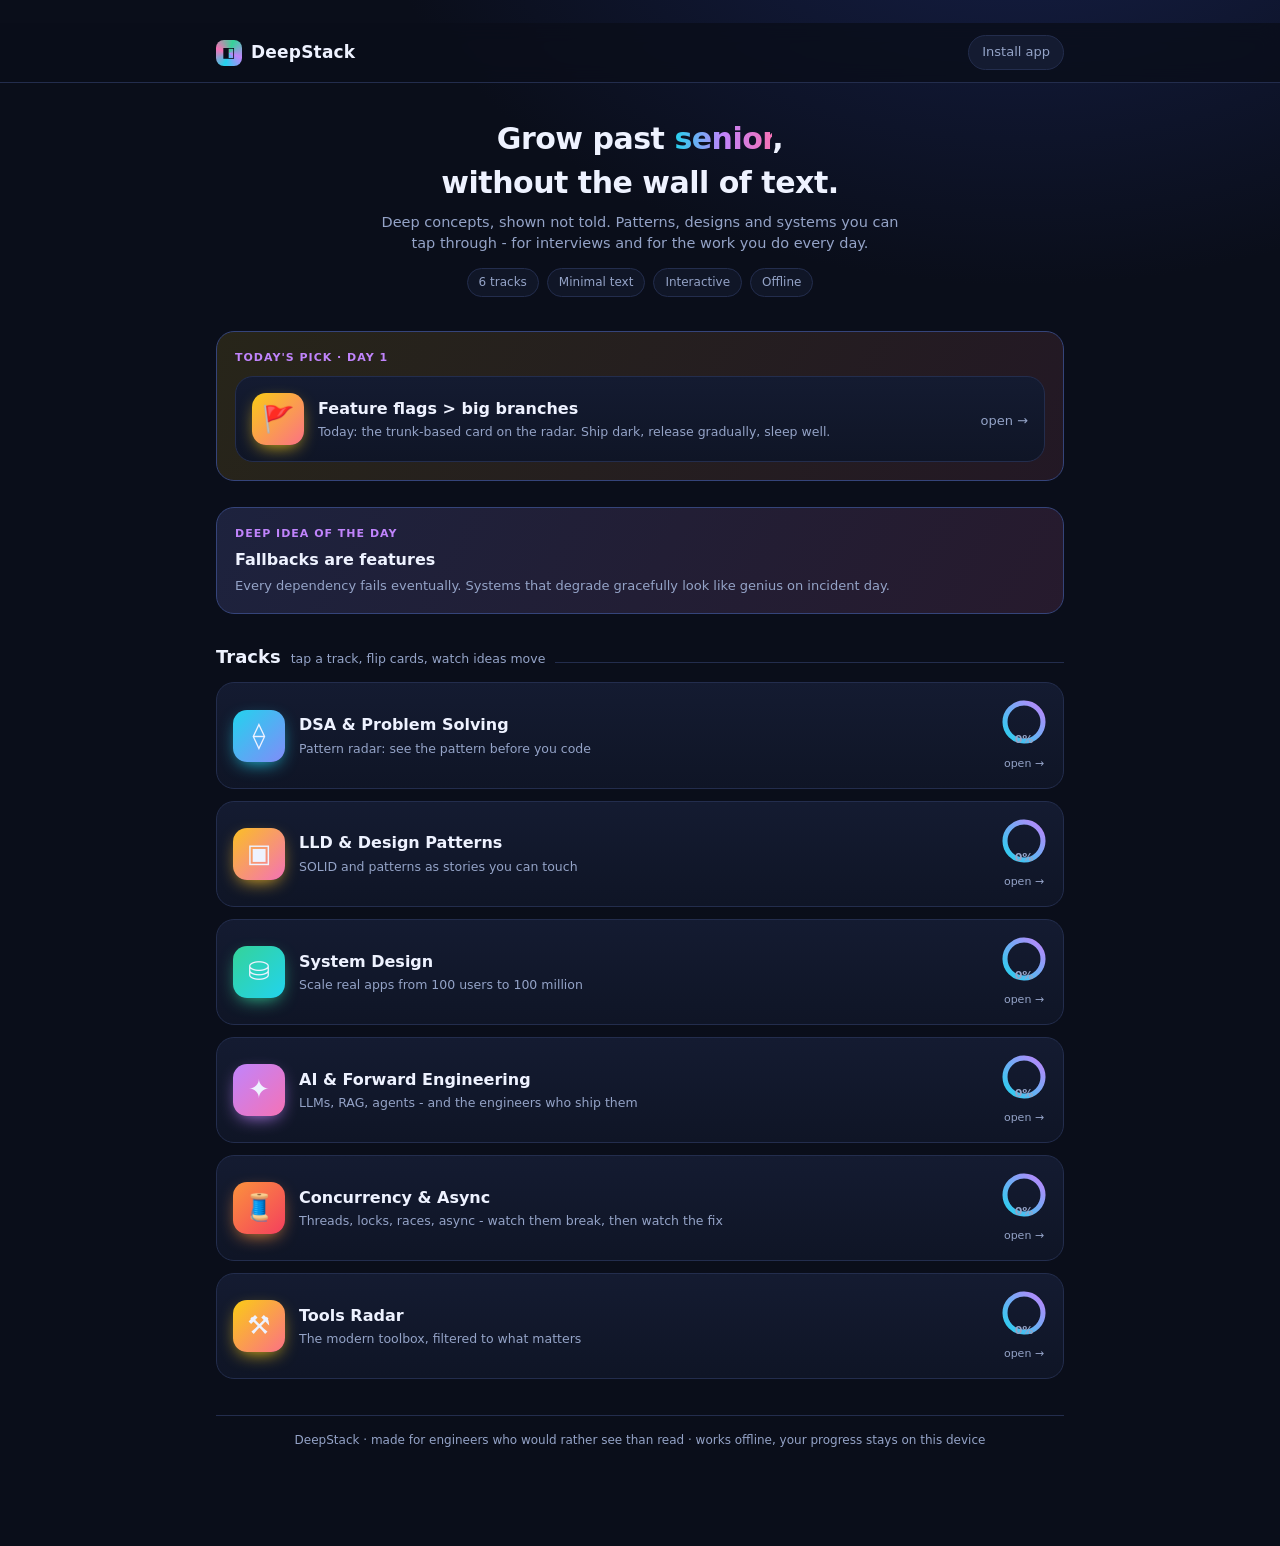
<file: index.html>
<!doctype html><html lang="en"><head>
<meta charset="utf-8"><meta name="viewport" content="width=device-width,initial-scale=1,viewport-fit=cover">
<title>DeepStack - grow past senior, visually</title>
<meta name="description" content="A visual, minimal-text companion for senior software engineers: DSA patterns, low-level design, system design, AI engineering and the tools that matter.">
<meta name="theme-color" content="#0a0e1a">
<link rel="manifest" href="manifest.webmanifest">
<link rel="icon" href="icons/icon-192.png">
<link rel="apple-touch-icon" href="icons/icon-192.png">
<link rel="stylesheet" href="css/styles.css?v=5">
</head><body>
<svg width="0" height="0"><defs><linearGradient id="grad" x1="0" y1="0" x2="1" y2="1">
<stop offset="0" stop-color="#22d3ee"/><stop offset="1" stop-color="#c084fc"/></linearGradient></defs></svg>
<header class="top"><div class="topin">
  <div class="brand"><span class="logo">◧</span>DeepStack</div>
  <div class="sp"></div>
  <button class="pillbtn" id="installbtn">Install app</button>
</div></header>
<main class="wrap">
  <section class="hero">
    <h1>Grow past <span class="g">senior</span>,<br>without the wall of text.</h1>
    <p>Deep concepts, shown not told. Patterns, designs and systems you can tap through - for interviews and for the work you do every day.</p>
    <div class="badges"><span class="badge">6 tracks</span><span class="badge">Minimal text</span><span class="badge">Interactive</span><span class="badge">Offline</span></div>
  </section>

  <div class="deepbanner" id="dailypick" style="background:linear-gradient(120deg,rgba(250,204,21,.12),rgba(251,113,133,.10))"></div>

  <div class="deepbanner" id="idea">
    <div class="k">Deep idea of the day</div>
    <div class="v" id="ideaV"></div>
    <div class="s" id="ideaS"></div>
  </div>

  <div class="st"><h2>Tracks</h2><span class="hint">tap a track, flip cards, watch ideas move</span><div class="line"></div></div>
  <div class="tracks" id="tracks"></div>

  <div class="footer">DeepStack · made for engineers who would rather see than read · works offline, your progress stays on this device</div>
</main>
<script src="js/app.js?v=5"></script>
<script src="js/daily.js?v=5"></script>
<script>
const TRACKS=[
 {p:'dsa.html',k:'dsa',n:17,g:['#22d3ee','#818cf8'],i:'⟠',t:'DSA & Problem Solving',d:'Pattern radar: see the pattern before you code'},
 {p:'lld.html',k:'lld',n:18,g:['#fbbf24','#f472b6'],i:'▣',t:'LLD & Design Patterns',d:'SOLID and patterns as stories you can touch'},
 {p:'sd.html',k:'sd',n:17,g:['#34d399','#22d3ee'],i:'⛁',t:'System Design',d:'Scale real apps from 100 users to 100 million'},
 {p:'ai.html',k:'ai',n:20,g:['#c084fc','#f472b6'],i:'✦',t:'AI & Forward Engineering',d:'LLMs, RAG, agents - and the engineers who ship them'},
 {p:'concurrency.html',k:'conc',n:21,g:['#fb923c','#f43f5e'],i:'🧵',t:'Concurrency & Async',d:'Threads, locks, races, async - watch them break, then watch the fix'},
 {p:'tools.html',k:'tools',n:19,g:['#facc15','#fb7185'],i:'⚒',t:'Tools Radar',d:'The modern toolbox, filtered to what matters'}
];
document.getElementById('tracks').innerHTML=TRACKS.map(t=>`
 <a class="tcard" style="--g1:${t.g[0]};--g2:${t.g[1]}" href="${t.p}">
   <span class="glyph">${t.i}</span>
   <span><span class="tt">${t.t}</span><div class="ds">${t.d}</div></span>
   <span class="meta"><span class="ringwrap" data-page="${t.k}" data-total="${t.n}">
     <svg class="ring" viewBox="0 0 46 46"><circle class="bgc" cx="23" cy="23" r="19"/><circle class="fgc" cx="23" cy="23" r="19"/></svg>
     <span class="pct">0%</span></span><div class="go">open →</div></span>
 </a>`).join('');

const IDEAS=[
 ['Names are the cheapest design tool','If you cannot name a function crisply, you do not yet know what it does. Rename until the code explains itself.'],
 ['Every system is a cache of a slower truth','Database caches, CDNs, memoization, even your own mental models. Ask: what truth is this caching, and how stale can it be?'],
 ['Complexity cannot be deleted, only moved','Good design chooses where complexity lives: in one well-tested module, not smeared across forty call sites.'],
 ['Big-O is about what you can ignore','Constants die at scale. So do extra passes. Ask what grows, and keep only that.'],
 ['A queue is a shock absorber','Traffic spikes are physics. Queues convert bursts your system cannot survive into a rate it can.'],
 ['The pattern finds you','Interview problems are old friends in costume. Sort the costumes into a dozen wardrobes and most rooms become familiar.'],
 ['Write code for the reader at 2 AM','That reader is future you, on call, tired. Cleverness is a debt they must repay with interest.'],
 ['Interfaces are promises','A small, honest interface beats a large, hopeful one. Every method you expose is a promise you must keep.'],
 ['Measure, then optimize','A profiler answer beats an hour of intuition. Bottlenecks hide where you are not looking.'],
 ['Agents are loops, not magic','An LLM agent is observe, think, act, repeat. Design the loop and the tools; the intelligence comes with the model.'],
 ['Fallbacks are features','Every dependency fails eventually. Systems that degrade gracefully look like genius on incident day.'],
 ['Small batches, fast feedback','The same idea behind sliding windows, CI pipelines and weekly releases: shrink the batch, learn sooner.']
];
const d=new Date(); const pick=IDEAS[(d.getFullYear()*372+d.getMonth()*31+d.getDate())%IDEAS.length];
ideaV.textContent=pick[0]; ideaS.textContent=pick[1];
</script>
</body></html>
</file>
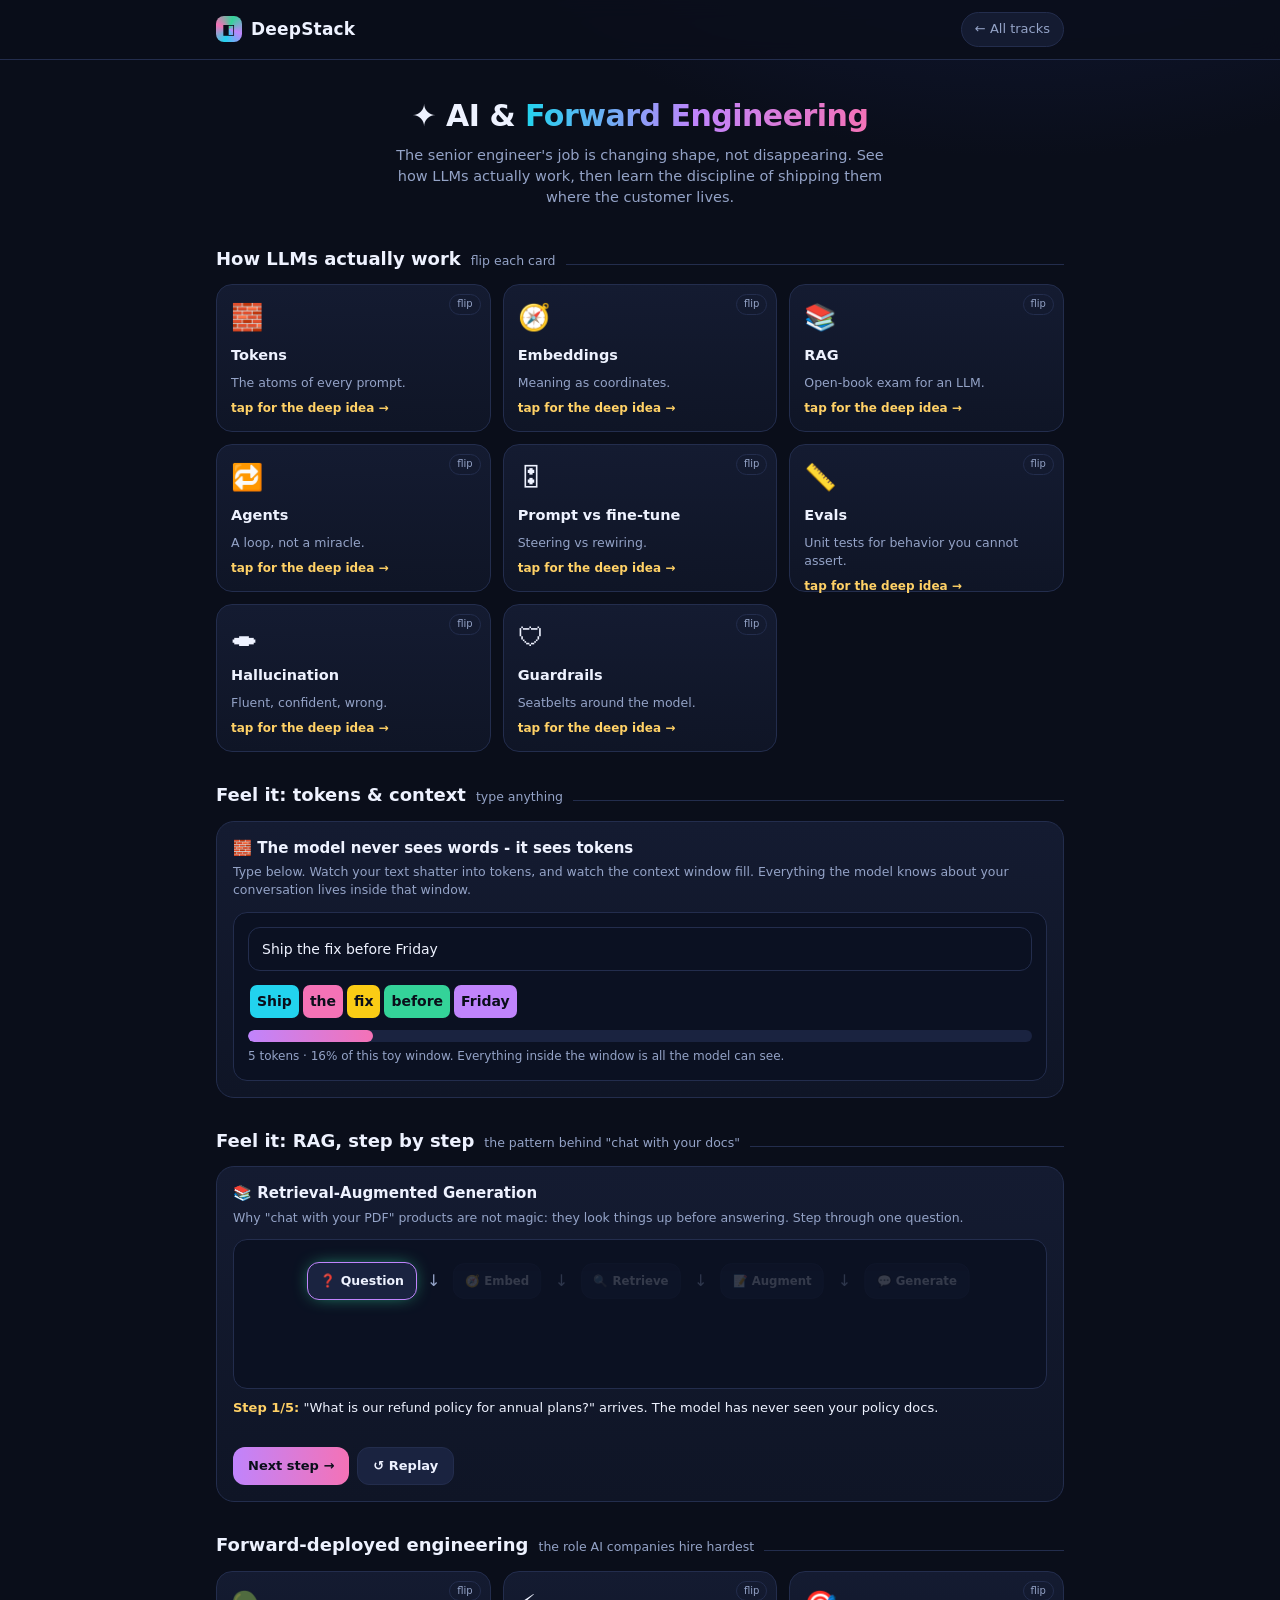
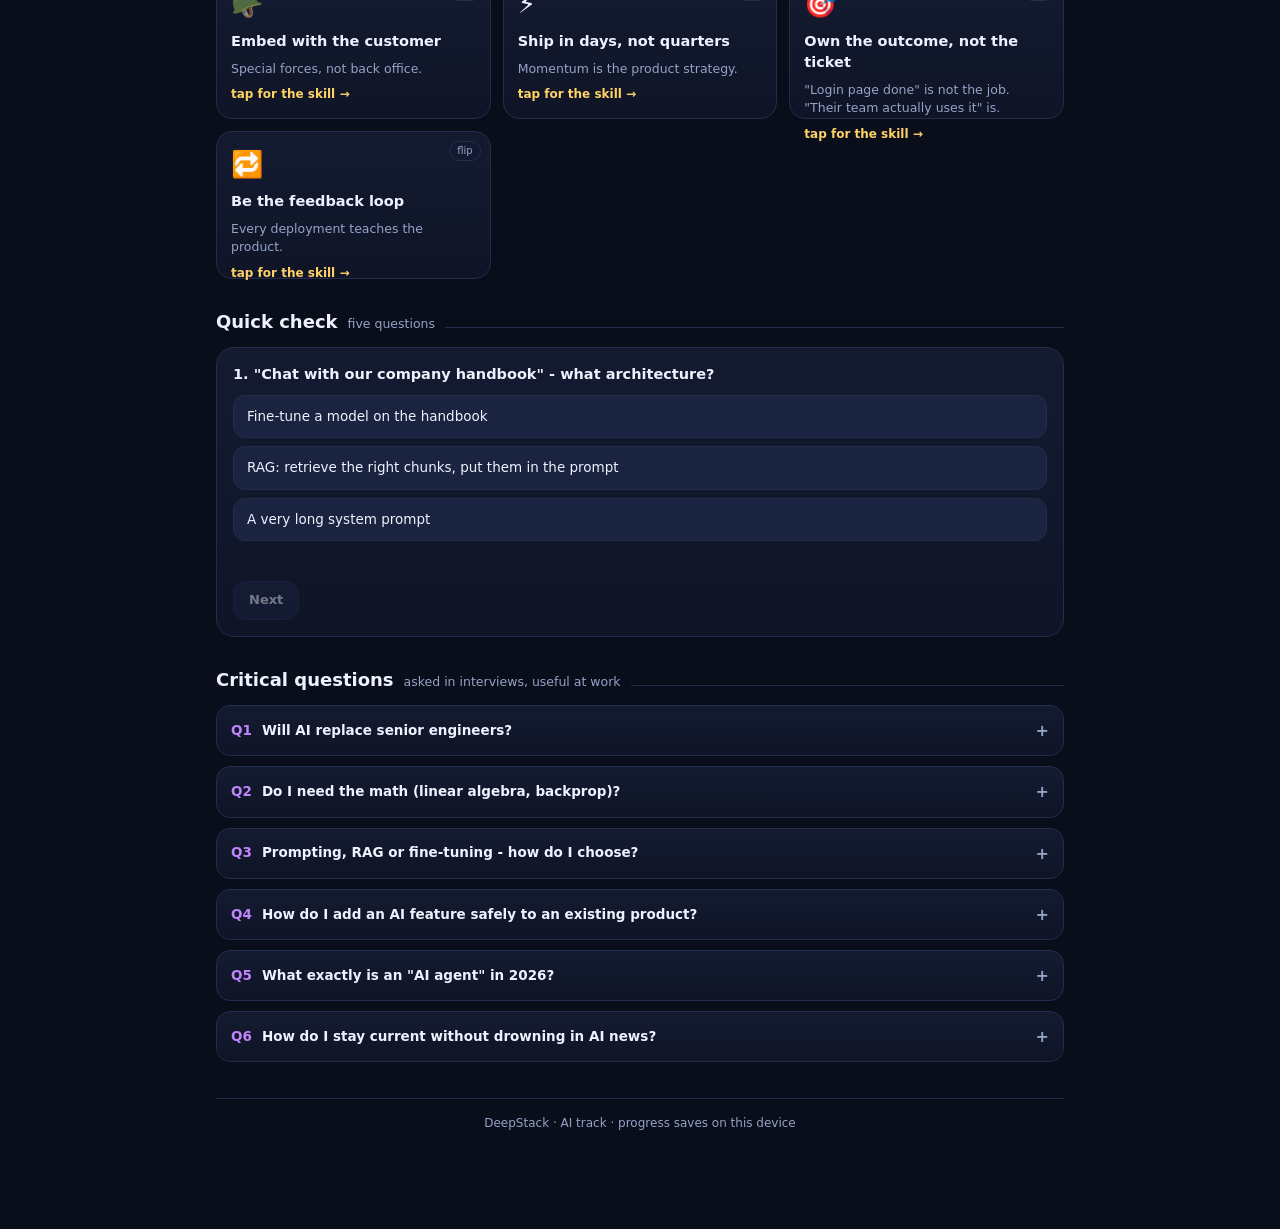
<file: ai.html>
<!doctype html><html lang="en"><head>
<meta charset="utf-8"><meta name="viewport" content="width=device-width,initial-scale=1,viewport-fit=cover">
<title>AI & Forward Engineering - DeepStack</title>
<meta name="theme-color" content="#0a0e1a"><link rel="manifest" href="manifest.webmanifest">
<link rel="icon" href="icons/icon-192.png"><link rel="stylesheet" href="css/styles.css?v=5">
<style>:root{--g1:var(--ai1);--g2:var(--ai2)}
.ctxbar{height:12px;border-radius:99px;background:var(--card2);overflow:hidden;margin-top:10px}
.ctxfill{height:100%;width:0;background:linear-gradient(90deg,var(--ai1),var(--ai2));transition:width .3s;border-radius:99px}
.tokin{width:100%;background:#0b1122;border:1px solid var(--line);border-radius:12px;color:var(--ink);padding:11px 13px;font:inherit;font-size:14px}
</style>
</head><body>
<header class="top"><div class="topin">
  <a class="brand" href="index.html"><span class="logo">◧</span>DeepStack</a><div class="sp"></div>
  <a class="pillbtn" href="index.html">← All tracks</a>
</div></header>
<main class="wrap">
  <section class="hero"><h1>✦ AI & <span class="g">Forward Engineering</span></h1>
  <p>The senior engineer's job is changing shape, not disappearing. See how LLMs actually work, then learn the discipline of shipping them where the customer lives.</p></section>

  <div class="st"><h2>How LLMs actually work</h2><span class="hint">flip each card</span><div class="line"></div></div>
  <div class="grid" id="concepts"></div>

  <div class="st"><h2>Feel it: tokens & context</h2><span class="hint">type anything</span><div class="line"></div></div>
  <div class="panel">
    <h3>🧱 The model never sees words - it sees tokens</h3>
    <div class="sub">Type below. Watch your text shatter into tokens, and watch the context window fill. Everything the model knows about your conversation lives inside that window.</div>
    <div class="stage">
      <input class="tokin" id="tokin" value="Ship the fix before Friday" placeholder="Type something...">
      <div class="tokout" id="tokout" style="margin-top:12px"></div>
      <div class="ctxbar"><div class="ctxfill" id="ctxfill"></div></div>
      <div style="font-size:12px;color:var(--dim);margin-top:6px" id="ctxlabel"></div>
    </div>
  </div>

  <div class="st"><h2>Feel it: RAG, step by step</h2><span class="hint">the pattern behind "chat with your docs"</span><div class="line"></div></div>
  <div class="panel">
    <h3>📚 Retrieval-Augmented Generation</h3>
    <div class="sub">Why "chat with your PDF" products are not magic: they look things up before answering. Step through one question.</div>
    <div class="stage"><div class="flow" id="ragflow"></div></div>
    <div class="caption" id="ragcap"></div>
    <div class="ctr"><button class="btn" id="ragnext">Next step →</button><button class="btn ghost" id="ragreset">↺ Replay</button></div>
  </div>

  <div class="st"><h2>Forward-deployed engineering</h2><span class="hint">the role AI companies hire hardest</span><div class="line"></div></div>
  <div class="grid" id="fde"></div>

  <div class="st"><h2>Quick check</h2><span class="hint">five questions</span><div class="line"></div></div>
  <div class="panel"><div id="quiz"></div></div>

  <div class="st"><h2>Critical questions</h2><span class="hint">asked in interviews, useful at work</span><div class="line"></div></div>
  <div id="faqs"></div>

  <div class="footer">DeepStack · AI track · progress saves on this device</div>
</main>
<script src="js/app.js?v=5"></script>
<script src="js/ai.js?v=5"></script>
</body></html>
</file>
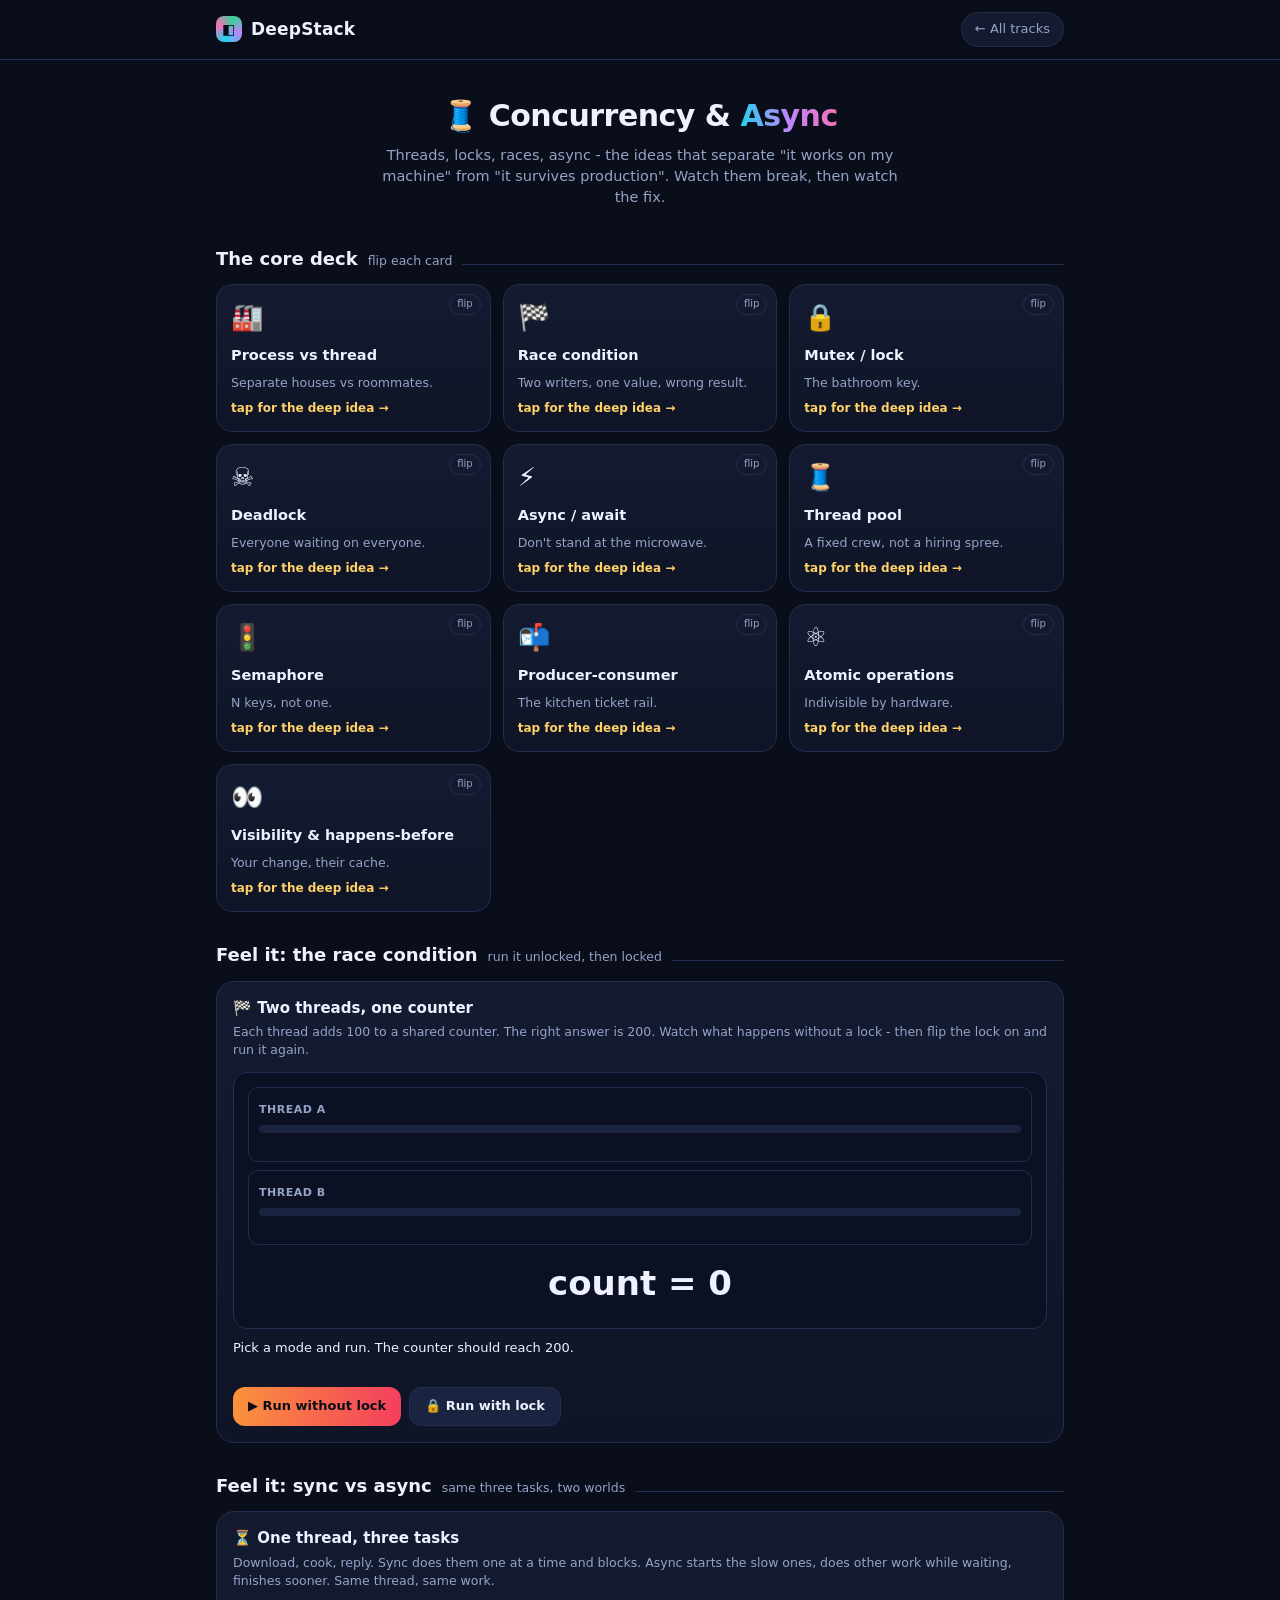
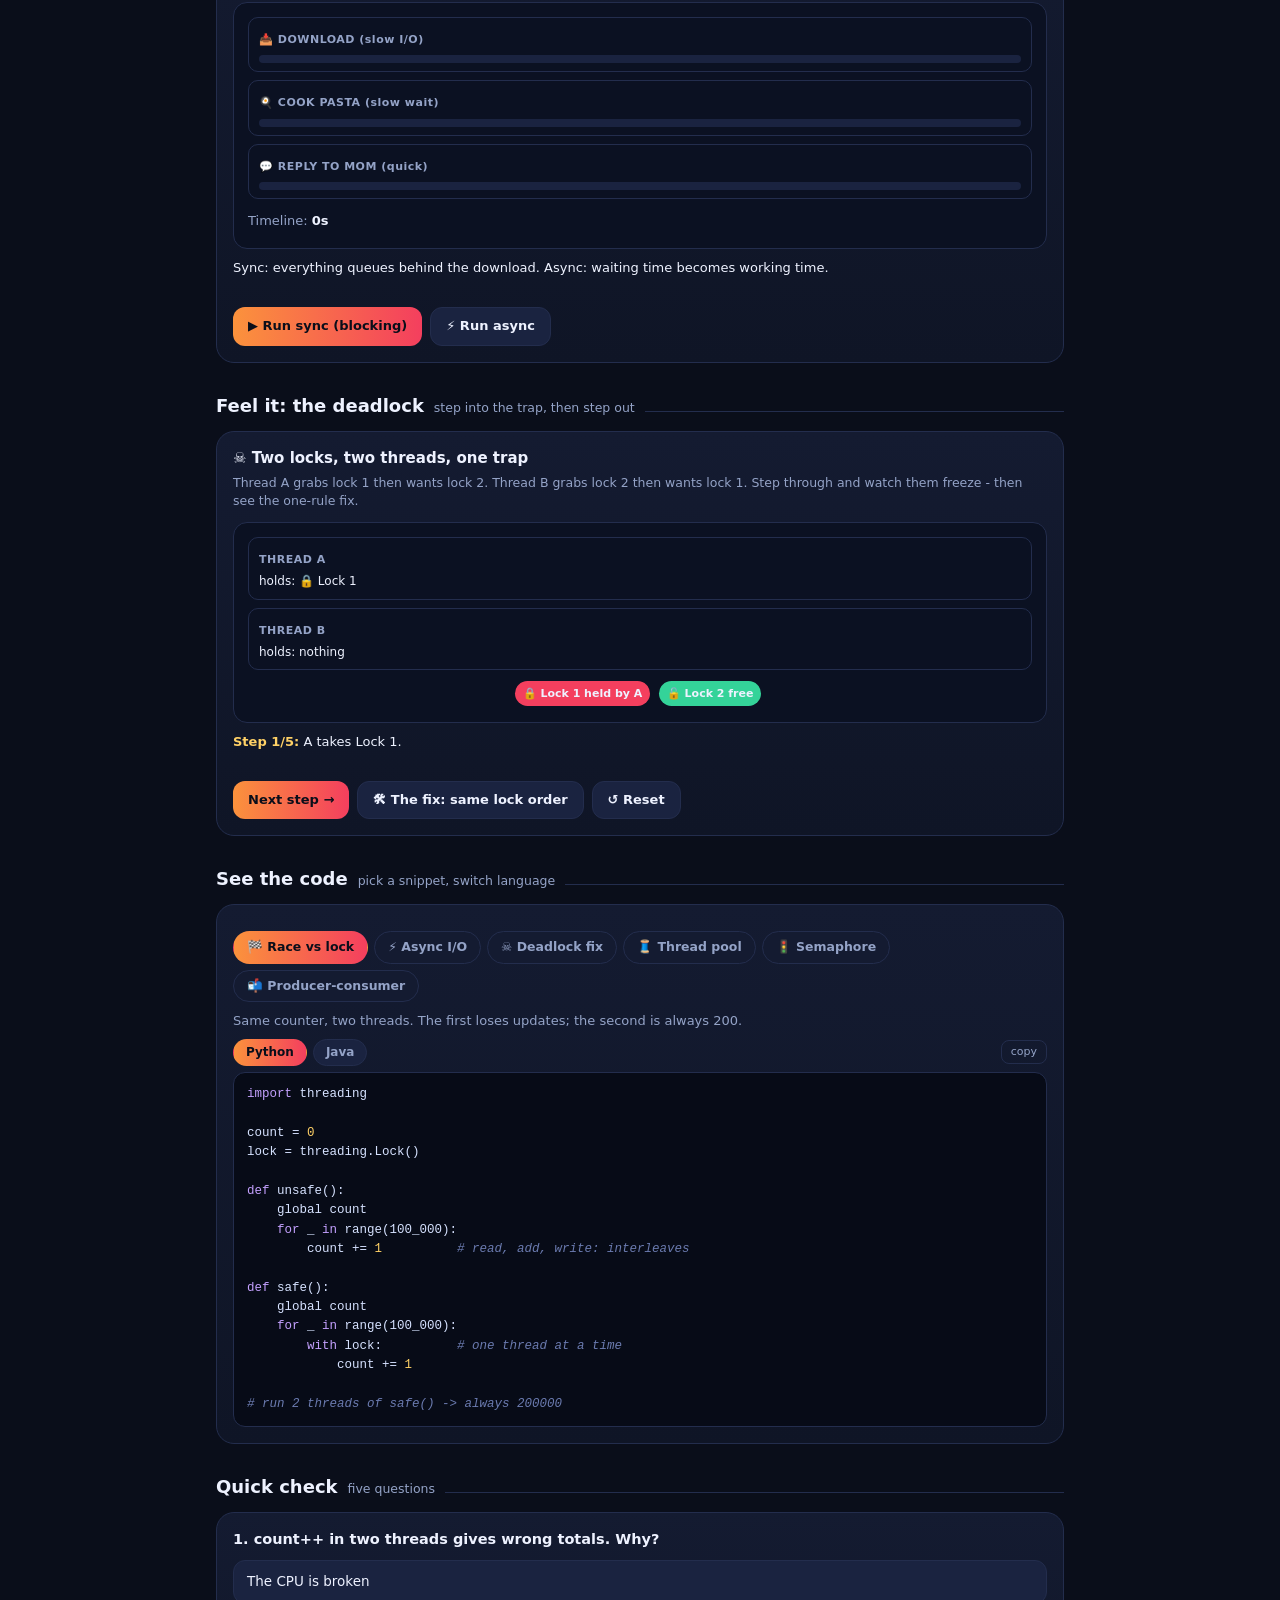
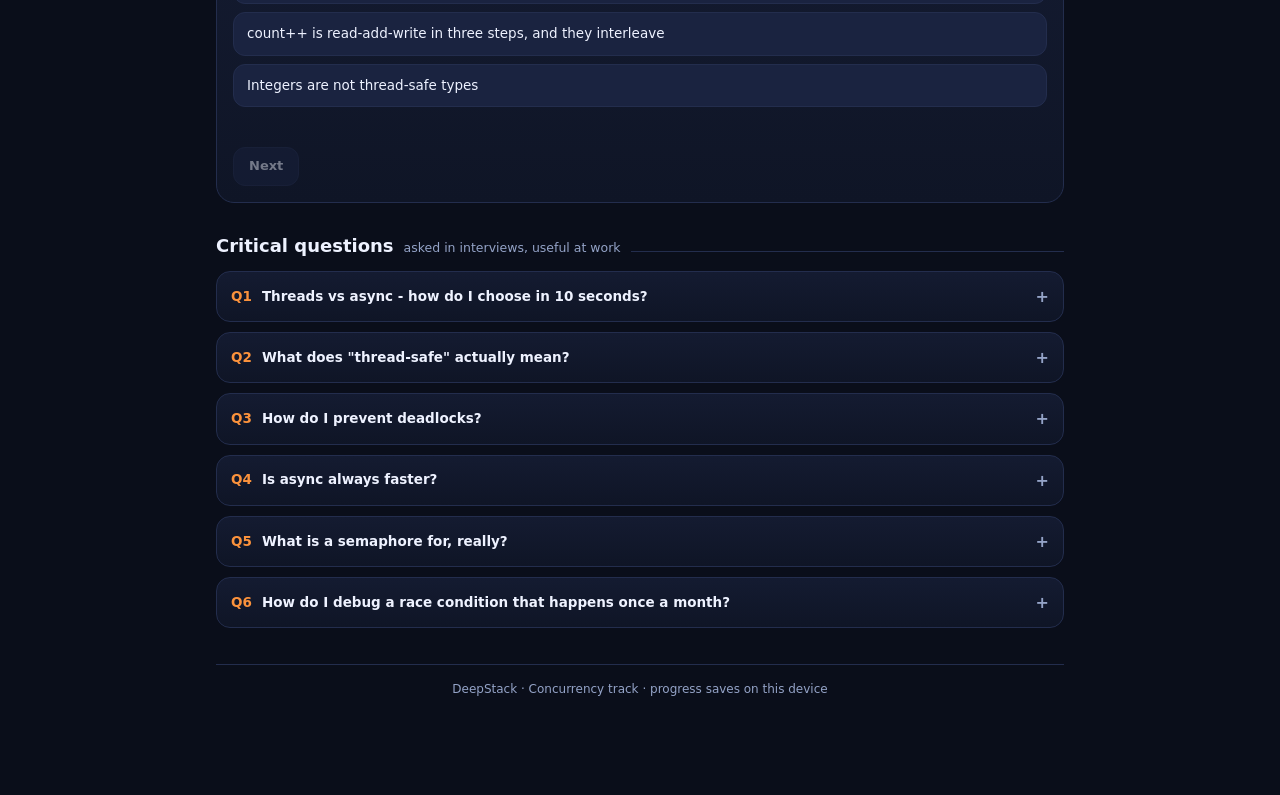
<file: concurrency.html>
<!doctype html><html lang="en"><head>
<meta charset="utf-8"><meta name="viewport" content="width=device-width,initial-scale=1,viewport-fit=cover">
<title>Concurrency & Async - DeepStack</title>
<meta name="theme-color" content="#0a0e1a"><link rel="manifest" href="manifest.webmanifest">
<link rel="icon" href="icons/icon-192.png"><link rel="stylesheet" href="css/styles.css?v=5">
<style>:root{--g1:#fb923c;--g2:#f43f5e}
.lane{background:#0b1122;border:1px solid var(--line);border-radius:10px;padding:8px 10px;margin-bottom:8px;position:relative}
.lane .who{font-size:11px;font-weight:800;color:var(--dim);letter-spacing:.5px}
.lane .prog{height:8px;border-radius:99px;background:var(--card2);margin-top:6px;overflow:hidden}
.lane .fill{height:100%;width:0;border-radius:99px;background:linear-gradient(90deg,var(--g1),var(--g2));transition:width .25s}
.lane .holds{font-size:12px;margin-top:4px;min-height:16px}
.lockchip{display:inline-block;font-size:11px;font-weight:800;border-radius:99px;padding:1px 8px;margin-right:4px}
.shared{font-size:34px;font-weight:900;text-align:center;padding:6px 0}
</style>
</head><body data-page="conc">
<header class="top"><div class="topin">
  <a class="brand" href="index.html"><span class="logo">◧</span>DeepStack</a><div class="sp"></div>
  <a class="pillbtn" href="index.html">← All tracks</a>
</div></header>
<main class="wrap">
  <section class="hero"><h1>🧵 Concurrency & <span class="g">Async</span></h1>
  <p>Threads, locks, races, async - the ideas that separate "it works on my machine" from "it survives production". Watch them break, then watch the fix.</p></section>

  <div class="st"><h2>The core deck</h2><span class="hint">flip each card</span><div class="line"></div></div>
  <div class="grid" id="concepts"></div>

  <div class="st"><h2>Feel it: the race condition</h2><span class="hint">run it unlocked, then locked</span><div class="line"></div></div>
  <div class="panel">
    <h3>🏁 Two threads, one counter</h3>
    <div class="sub">Each thread adds 100 to a shared counter. The right answer is 200. Watch what happens without a lock - then flip the lock on and run it again.</div>
    <div class="stage">
      <div class="lane"><span class="who">THREAD A</span><div class="prog"><div class="fill" id="fa"></div></div><div class="holds" id="ha"></div></div>
      <div class="lane"><span class="who">THREAD B</span><div class="prog"><div class="fill" id="fb"></div></div><div class="holds" id="hb"></div></div>
      <div class="shared">count = <span id="cnt">0</span></div>
    </div>
    <div class="caption" id="racecap">Pick a mode and run. The counter should reach 200.</div>
    <div class="ctr">
      <button class="btn" id="runbad">▶ Run without lock</button>
      <button class="btn ghost" id="rungood">🔒 Run with lock</button>
    </div>
  </div>

  <div class="st"><h2>Feel it: sync vs async</h2><span class="hint">same three tasks, two worlds</span><div class="line"></div></div>
  <div class="panel">
    <h3>⏳ One thread, three tasks</h3>
    <div class="sub">Download, cook, reply. Sync does them one at a time and blocks. Async starts the slow ones, does other work while waiting, finishes sooner. Same thread, same work.</div>
    <div class="stage">
      <div class="lane"><span class="who">📥 DOWNLOAD (slow I/O)</span><div class="prog"><div class="fill" id="t1"></div></div></div>
      <div class="lane"><span class="who">🍳 COOK PASTA (slow wait)</span><div class="prog"><div class="fill" id="t2"></div></div></div>
      <div class="lane"><span class="who">💬 REPLY TO MOM (quick)</span><div class="prog"><div class="fill" id="t3"></div></div></div>
      <div class="tokout" style="margin-top:6px;font-size:13px;color:var(--dim)" id="timecap">Timeline: <b id="clock" style="color:var(--ink)">0s</b></div>
    </div>
    <div class="caption" id="synccap">Sync: everything queues behind the download. Async: waiting time becomes working time.</div>
    <div class="ctr">
      <button class="btn" id="runsync">▶ Run sync (blocking)</button>
      <button class="btn ghost" id="runasync">⚡ Run async</button>
    </div>
  </div>

  <div class="st"><h2>Feel it: the deadlock</h2><span class="hint">step into the trap, then step out</span><div class="line"></div></div>
  <div class="panel">
    <h3>☠️ Two locks, two threads, one trap</h3>
    <div class="sub">Thread A grabs lock 1 then wants lock 2. Thread B grabs lock 2 then wants lock 1. Step through and watch them freeze - then see the one-rule fix.</div>
    <div class="stage">
      <div class="lane"><span class="who">THREAD A</span><div class="holds" id="dla">holds: nothing</div></div>
      <div class="lane"><span class="who">THREAD B</span><div class="holds" id="dlb">holds: nothing</div></div>
      <div class="tokout" style="text-align:center;margin-top:6px">
        <span class="lockchip" id="lk1" style="background:#34d399">🔓 Lock 1 free</span>
        <span class="lockchip" id="lk2" style="background:#22d3ee">🔓 Lock 2 free</span>
      </div>
    </div>
    <div class="caption" id="dlcap">Press step. Watch who holds what.</div>
    <div class="ctr">
      <button class="btn" id="dlstep">Next step →</button>
      <button class="btn ghost" id="dlfix">🛠 The fix: same lock order</button>
      <button class="btn ghost" id="dlreset">↺ Reset</button>
    </div>
  </div>

  <div class="st"><h2>See the code</h2><span class="hint">pick a snippet, switch language</span><div class="line"></div></div>
  <div class="panel"><div id="codeview"></div></div>

  <div class="st"><h2>Quick check</h2><span class="hint">five questions</span><div class="line"></div></div>
  <div class="panel"><div id="quiz"></div></div>

  <div class="st"><h2>Critical questions</h2><span class="hint">asked in interviews, useful at work</span><div class="line"></div></div>
  <div id="faqs"></div>

  <div class="footer">DeepStack · Concurrency track · progress saves on this device</div>
</main>
<script src="js/app.js?v=5"></script>
<script src="js/conc.js?v=5"></script>
<script src="js/code.js?v=5"></script>
<script src="js/snippets.js?v=5"></script>
</body></html>
</file>
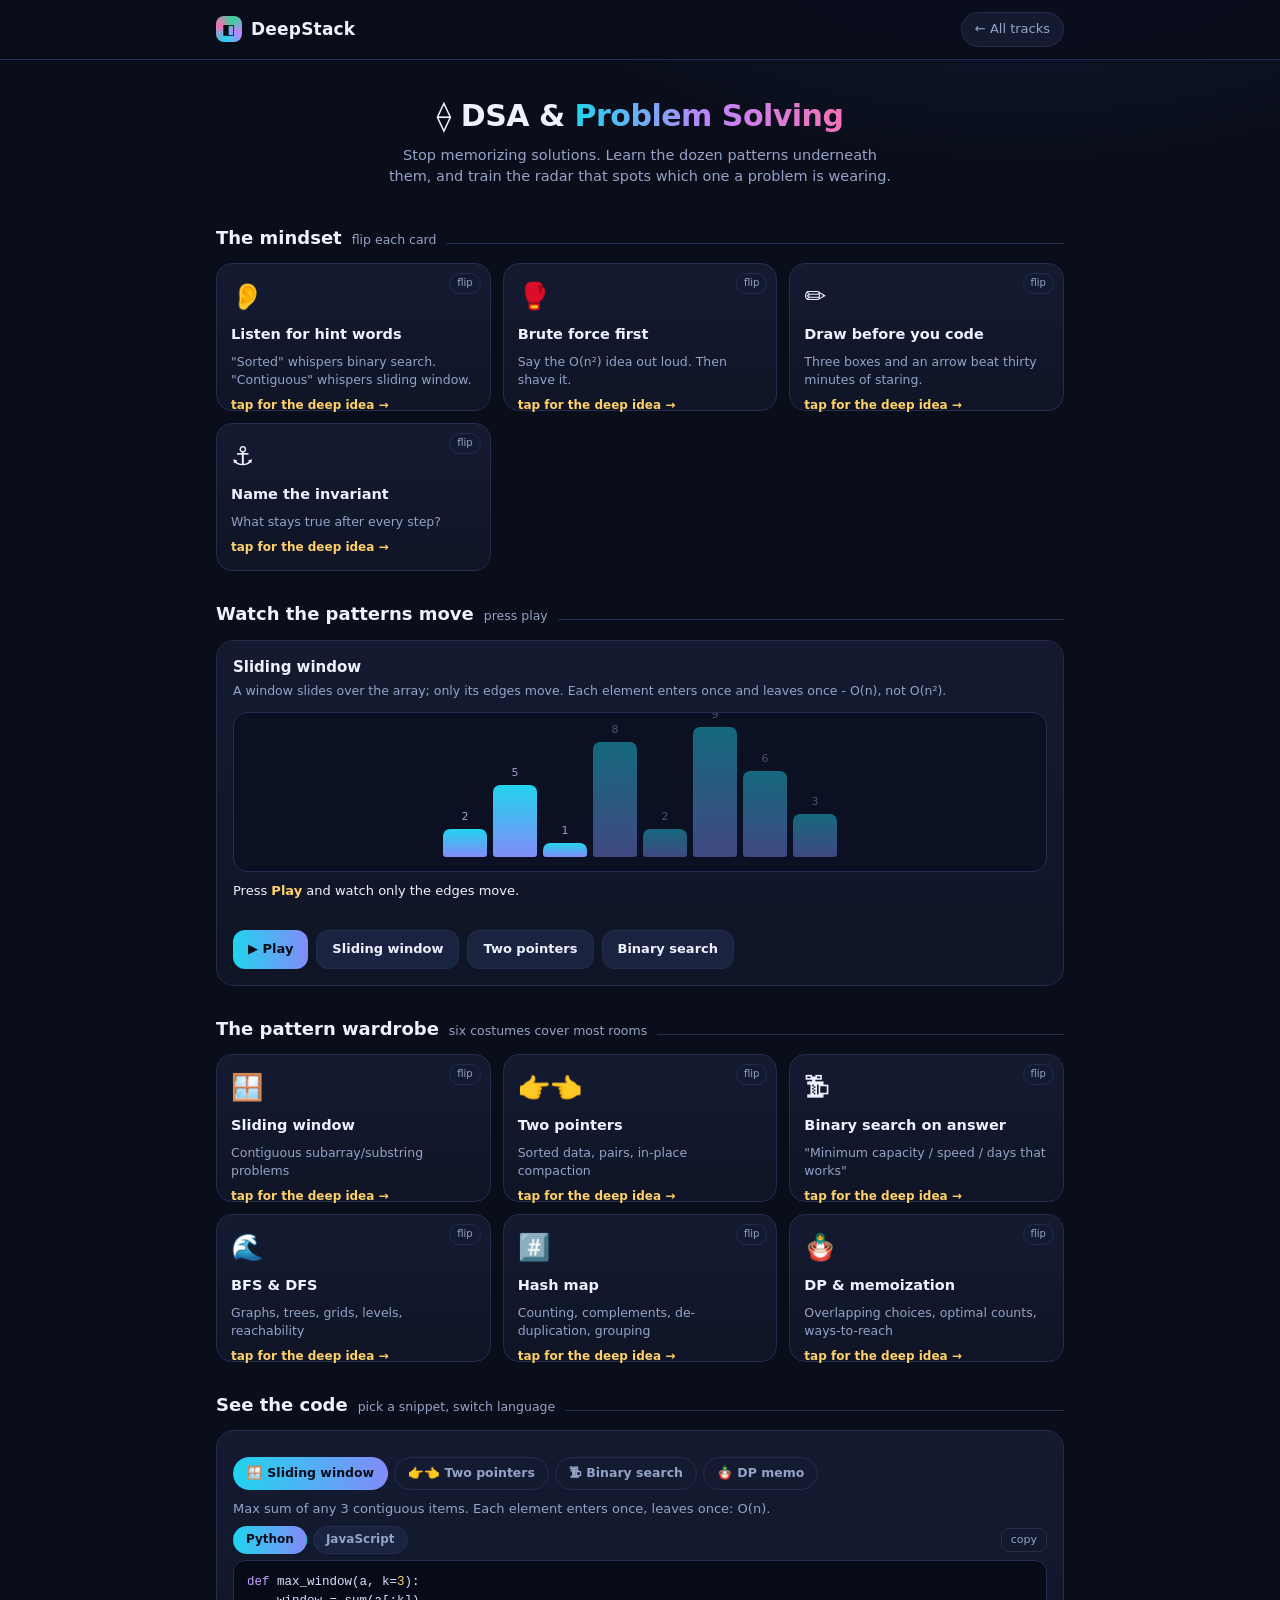
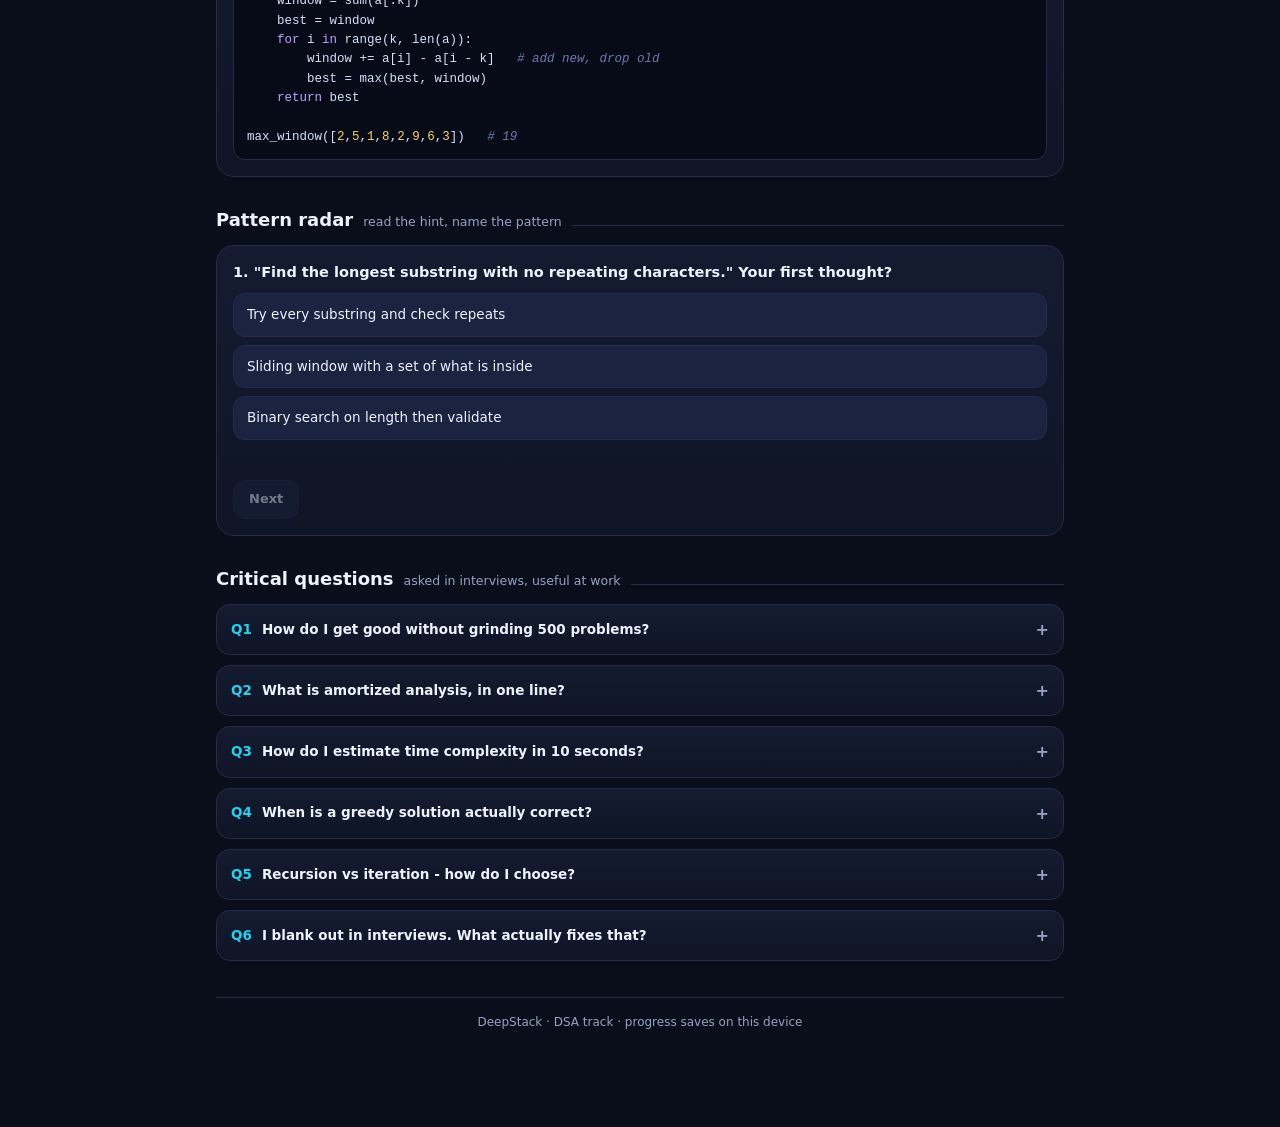
<file: dsa.html>
<!doctype html><html lang="en"><head>
<meta charset="utf-8"><meta name="viewport" content="width=device-width,initial-scale=1,viewport-fit=cover">
<title>DSA & Problem Solving - DeepStack</title>
<meta name="theme-color" content="#0a0e1a"><link rel="manifest" href="manifest.webmanifest">
<link rel="icon" href="icons/icon-192.png"><link rel="stylesheet" href="css/styles.css?v=5">
<style>:root{--g1:var(--dsa1);--g2:var(--dsa2)}</style>
</head><body data-page="dsa">
<header class="top"><div class="topin">
  <a class="brand" href="index.html"><span class="logo">◧</span>DeepStack</a><div class="sp"></div>
  <a class="pillbtn" href="index.html">← All tracks</a>
</div></header>
<main class="wrap">
  <section class="hero"><h1>⟠ DSA & <span class="g">Problem Solving</span></h1>
  <p>Stop memorizing solutions. Learn the dozen patterns underneath them, and train the radar that spots which one a problem is wearing.</p></section>

  <div class="st"><h2>The mindset</h2><span class="hint">flip each card</span><div class="line"></div></div>
  <div class="grid" id="mindset"></div>

  <div class="st"><h2>Watch the patterns move</h2><span class="hint">press play</span><div class="line"></div></div>
  <div class="panel">
    <h3 id="ptitle">Sliding window</h3>
    <div class="sub" id="psub">A window slides over the array; only its edges move. Each element enters once and leaves once - O(n), not O(n²).</div>
    <div class="stage"><div class="bars" id="bars"></div></div>
    <div class="caption" id="pcap"></div>
    <div class="ctr">
      <button class="btn" id="pplay">▶ Play</button>
      <button class="btn ghost" data-pat="window">Sliding window</button>
      <button class="btn ghost" data-pat="twoptr">Two pointers</button>
      <button class="btn ghost" data-pat="bsearch">Binary search</button>
    </div>
  </div>

  <div class="st"><h2>The pattern wardrobe</h2><span class="hint">six costumes cover most rooms</span><div class="line"></div></div>
  <div class="grid" id="patterns"></div>

  <div class="st"><h2>See the code</h2><span class="hint">pick a snippet, switch language</span><div class="line"></div></div>
  <div class="panel"><div id="codeview"></div></div>

  <div class="st"><h2>Pattern radar</h2><span class="hint">read the hint, name the pattern</span><div class="line"></div></div>
  <div class="panel"><div id="quiz"></div></div>

  <div class="st"><h2>Critical questions</h2><span class="hint">asked in interviews, useful at work</span><div class="line"></div></div>
  <div id="faqs"></div>

  <div class="footer">DeepStack · DSA track · progress saves on this device</div>
</main>
<script src="js/app.js?v=5"></script>
<script src="js/dsa.js?v=5"></script>
<script src="js/code.js?v=5"></script>
<script src="js/snippets.js?v=5"></script>
</body></html>
</file>
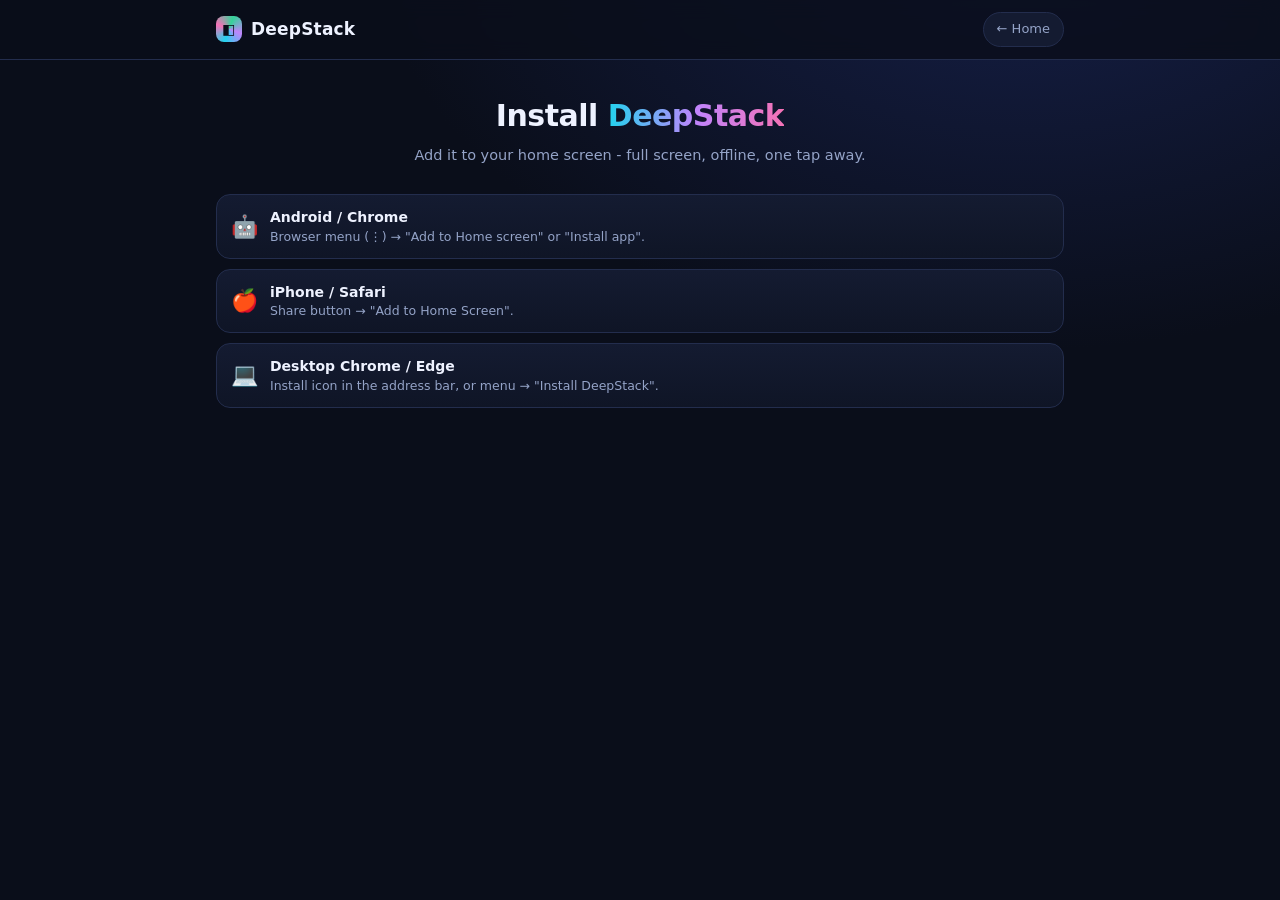
<file: install.html>
<!doctype html><html lang="en"><head>
<meta charset="utf-8"><meta name="viewport" content="width=device-width,initial-scale=1">
<title>Install DeepStack</title><meta name="theme-color" content="#0a0e1a">
<link rel="manifest" href="manifest.webmanifest"><link rel="stylesheet" href="css/styles.css?v=5">
</head><body>
<header class="top"><div class="topin"><a class="brand" href="index.html"><span class="logo">◧</span>DeepStack</a><div class="sp"></div><a class="pillbtn" href="index.html">← Home</a></div></header>
<main class="wrap"><section class="hero"><h1>Install <span class="g">DeepStack</span></h1>
<p>Add it to your home screen - full screen, offline, one tap away.</p></section>
<div class="rows" style="margin-top:20px">
 <div class="row"><span class="ic">🤖</span><span><div class="h">Android / Chrome</div><div class="s">Browser menu (⋮) → "Add to Home screen" or "Install app".</div></span></div>
 <div class="row"><span class="ic">🍎</span><span><div class="h">iPhone / Safari</div><div class="s">Share button → "Add to Home Screen".</div></span></div>
 <div class="row"><span class="ic">💻</span><span><div class="h">Desktop Chrome / Edge</div><div class="s">Install icon in the address bar, or menu → "Install DeepStack".</div></span></div>
</div></main>
<script src="js/app.js?v=5"></script>
</body></html>
</file>
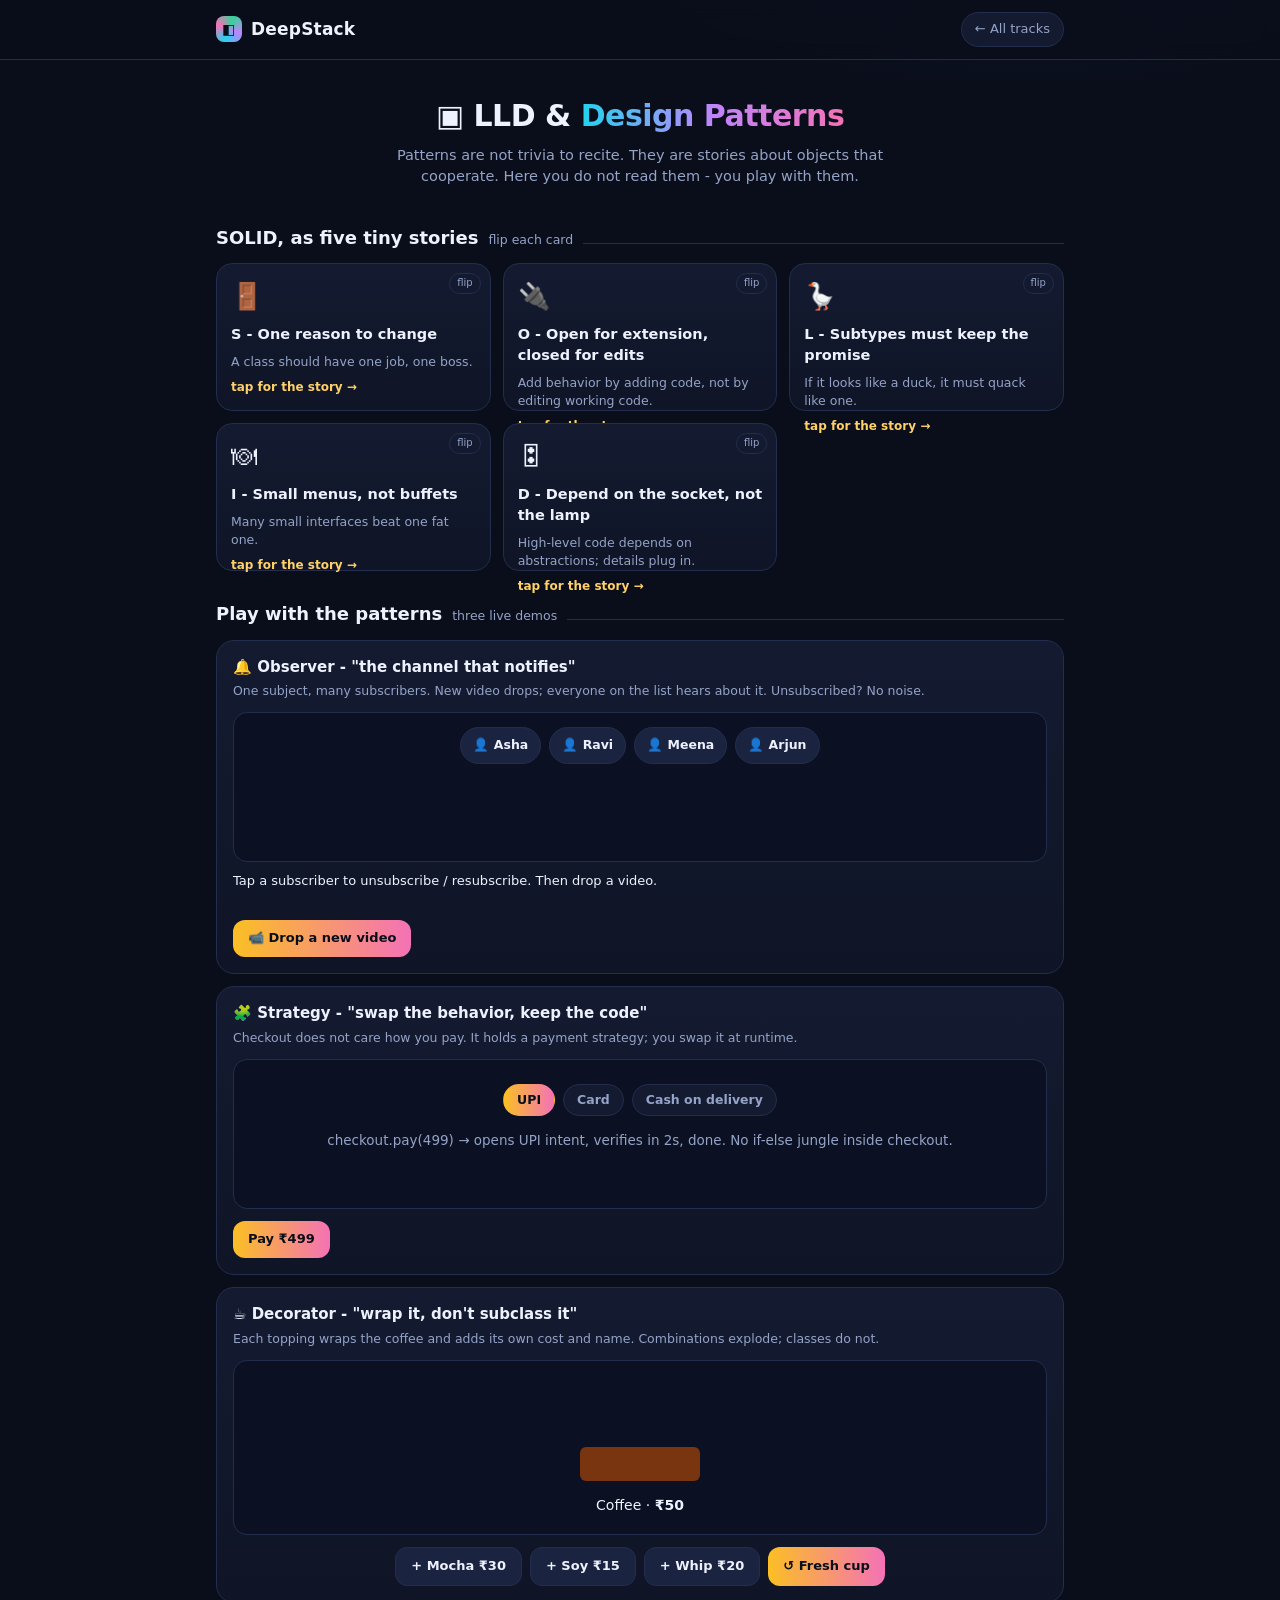
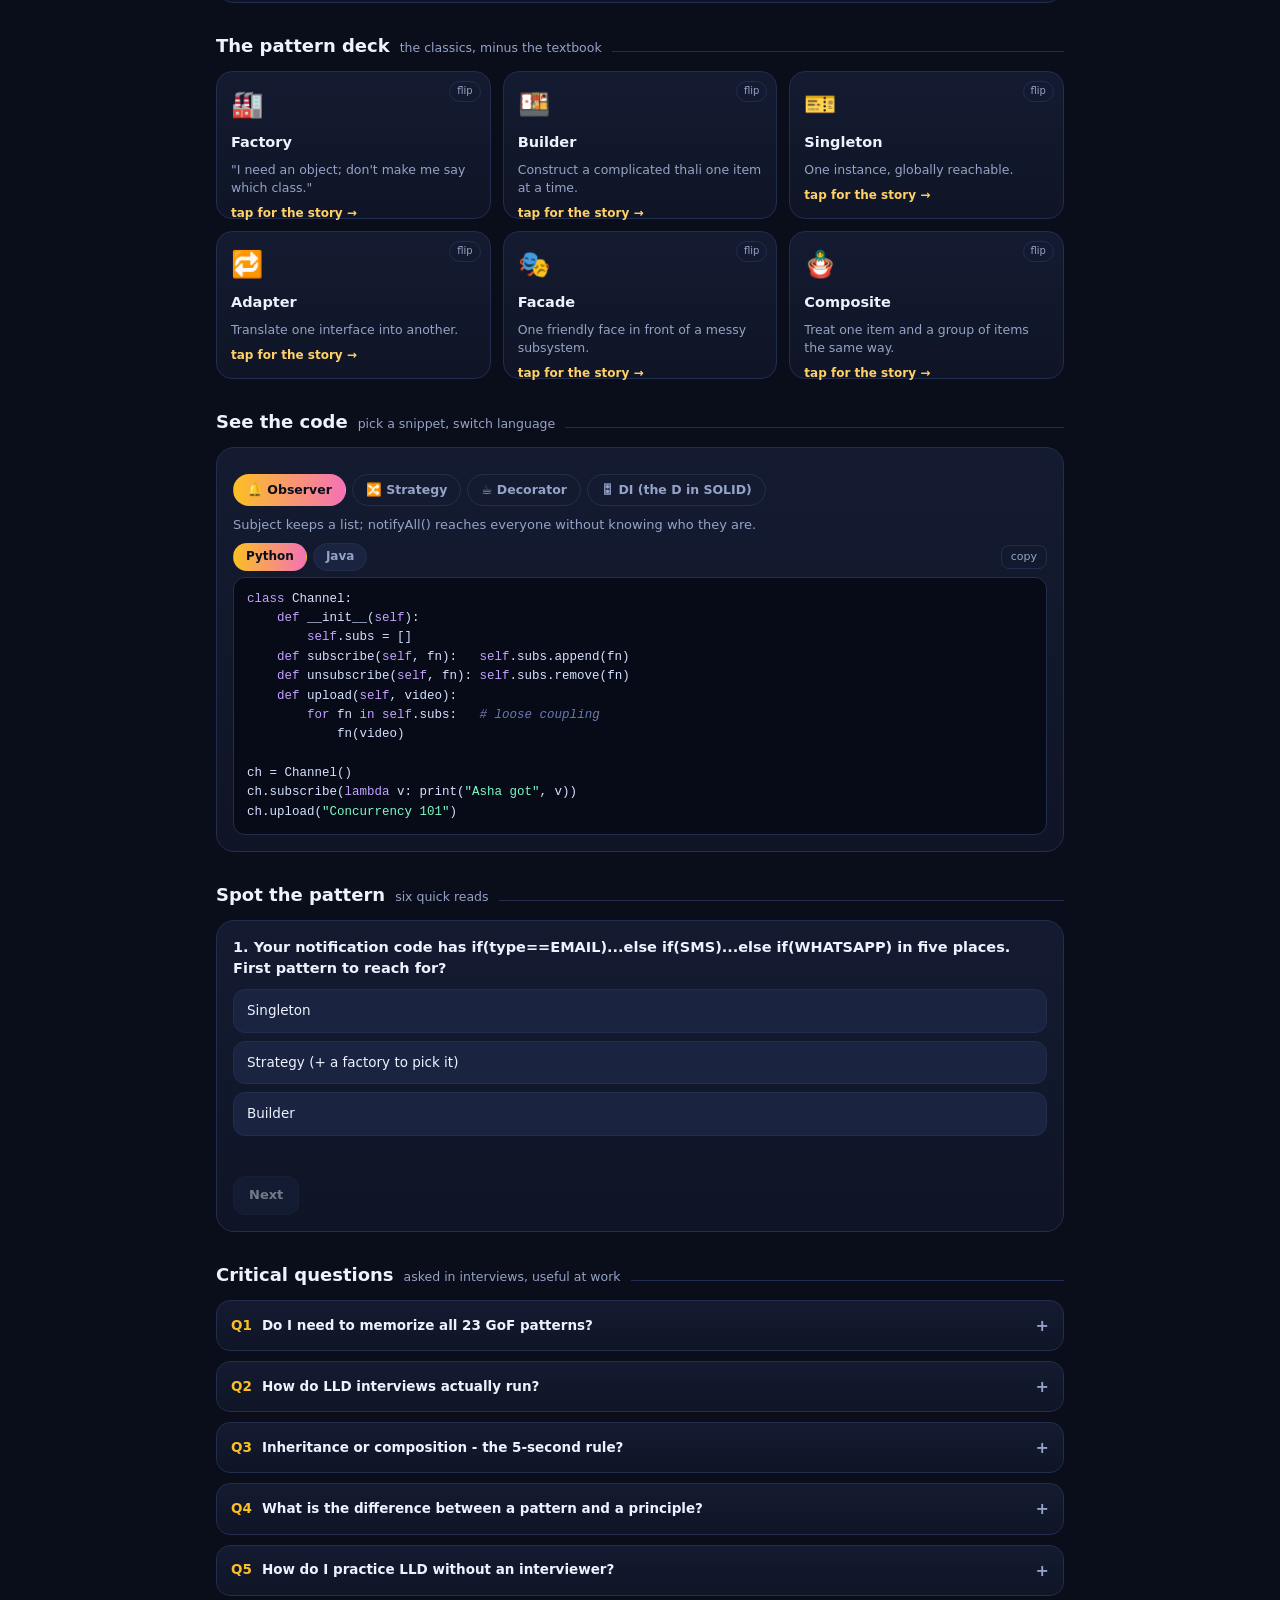
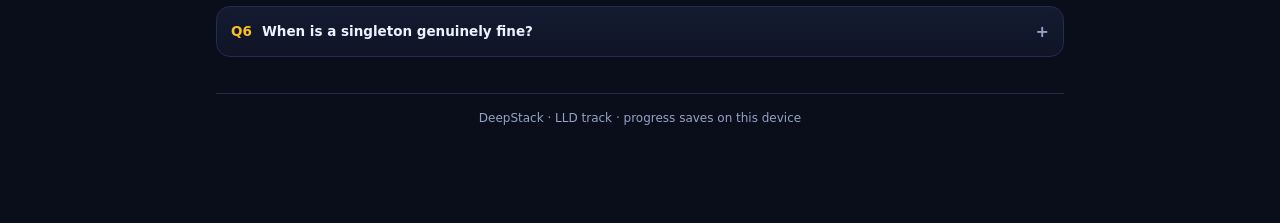
<file: lld.html>
<!doctype html><html lang="en"><head>
<meta charset="utf-8"><meta name="viewport" content="width=device-width,initial-scale=1,viewport-fit=cover">
<title>LLD & Design Patterns - DeepStack</title>
<meta name="theme-color" content="#0a0e1a"><link rel="manifest" href="manifest.webmanifest">
<link rel="icon" href="icons/icon-192.png"><link rel="stylesheet" href="css/styles.css?v=5">
<style>:root{--g1:var(--lld1);--g2:var(--lld2)}
.cup{width:120px;margin:6px auto 0}
.cup .layer{height:18px;border-radius:6px;margin-top:4px;transition:all .3s;opacity:0;transform:scaleX(.7)}
.cup .layer.on{opacity:1;transform:scaleX(1)}
.sub-chip{background:var(--card2);border:1px solid var(--line);border-radius:99px;padding:8px 12px;font-size:12.5px;font-weight:700;transition:all .25s}
.sub-chip.buzz{border-color:#fbbf24;background:rgba(251,191,36,.15);transform:scale(1.06)}
.sub-chip.off{opacity:.35;text-decoration:line-through}
</style>
</head><body data-page="lld">
<header class="top"><div class="topin">
  <a class="brand" href="index.html"><span class="logo">◧</span>DeepStack</a><div class="sp"></div>
  <a class="pillbtn" href="index.html">← All tracks</a>
</div></header>
<main class="wrap">
  <section class="hero"><h1>▣ LLD & <span class="g">Design Patterns</span></h1>
  <p>Patterns are not trivia to recite. They are stories about objects that cooperate. Here you do not read them - you play with them.</p></section>

  <div class="st"><h2>SOLID, as five tiny stories</h2><span class="hint">flip each card</span><div class="line"></div></div>
  <div class="grid" id="solid"></div>

  <div class="st"><h2>Play with the patterns</h2><span class="hint">three live demos</span><div class="line"></div></div>

  <div class="panel">
    <h3>🔔 Observer - "the channel that notifies"</h3>
    <div class="sub">One subject, many subscribers. New video drops; everyone on the list hears about it. Unsubscribed? No noise.</div>
    <div class="stage">
      <div style="display:flex;gap:8px;flex-wrap:wrap;justify-content:center" id="subs"></div>
    </div>
    <div class="caption" id="obscap">Tap a subscriber to unsubscribe / resubscribe. Then drop a video.</div>
    <div class="ctr"><button class="btn" id="dropvid">📹 Drop a new video</button></div>
  </div>

  <div class="panel">
    <h3>🧩 Strategy - "swap the behavior, keep the code"</h3>
    <div class="sub">Checkout does not care how you pay. It holds a payment strategy; you swap it at runtime.</div>
    <div class="stage" style="text-align:center">
      <div class="chips" style="justify-content:center" id="strats">
        <button class="chip on" data-s="upi">UPI</button>
        <button class="chip" data-s="card">Card</button>
        <button class="chip" data-s="cod">Cash on delivery</button>
      </div>
      <div class="tokout" id="stratout" style="margin-top:8px;color:var(--dim);font-size:13.5px">checkout.pay(499) → opens UPI intent, verifies in 2s, done. No if-else jungle inside checkout.</div>
    </div>
    <div class="ctr"><button class="btn" id="paybtn">Pay ₹499</button></div>
  </div>

  <div class="panel">
    <h3>☕ Decorator - "wrap it, don't subclass it"</h3>
    <div class="sub">Each topping wraps the coffee and adds its own cost and name. Combinations explode; classes do not.</div>
    <div class="stage">
      <div class="cup">
        <div class="layer" id="l-whip" style="background:#fef3c7"></div>
        <div class="layer" id="l-soy" style="background:#fde68a"></div>
        <div class="layer" id="l-mocha" style="background:#b45309"></div>
        <div class="layer on" style="background:#78350f;height:34px"></div>
      </div>
      <div class="tokout" style="text-align:center;margin-top:10px"><span id="decname">Coffee</span> · <b id="decprice">₹50</b></div>
    </div>
    <div class="ctr" style="justify-content:center">
      <button class="btn ghost" data-t="mocha">+ Mocha ₹30</button>
      <button class="btn ghost" data-t="soy">+ Soy ₹15</button>
      <button class="btn ghost" data-t="whip">+ Whip ₹20</button>
      <button class="btn" id="decreset">↺ Fresh cup</button>
    </div>
  </div>

  <div class="st"><h2>The pattern deck</h2><span class="hint">the classics, minus the textbook</span><div class="line"></div></div>
  <div class="grid" id="deck"></div>

  <div class="st"><h2>See the code</h2><span class="hint">pick a snippet, switch language</span><div class="line"></div></div>
  <div class="panel"><div id="codeview"></div></div>

  <div class="st"><h2>Spot the pattern</h2><span class="hint">six quick reads</span><div class="line"></div></div>
  <div class="panel"><div id="quiz"></div></div>

  <div class="st"><h2>Critical questions</h2><span class="hint">asked in interviews, useful at work</span><div class="line"></div></div>
  <div id="faqs"></div>

  <div class="footer">DeepStack · LLD track · progress saves on this device</div>
</main>
<script src="js/app.js?v=5"></script>
<script src="js/lld.js?v=5"></script>
<script src="js/code.js?v=5"></script>
<script src="js/snippets.js?v=5"></script>
</body></html>
</file>
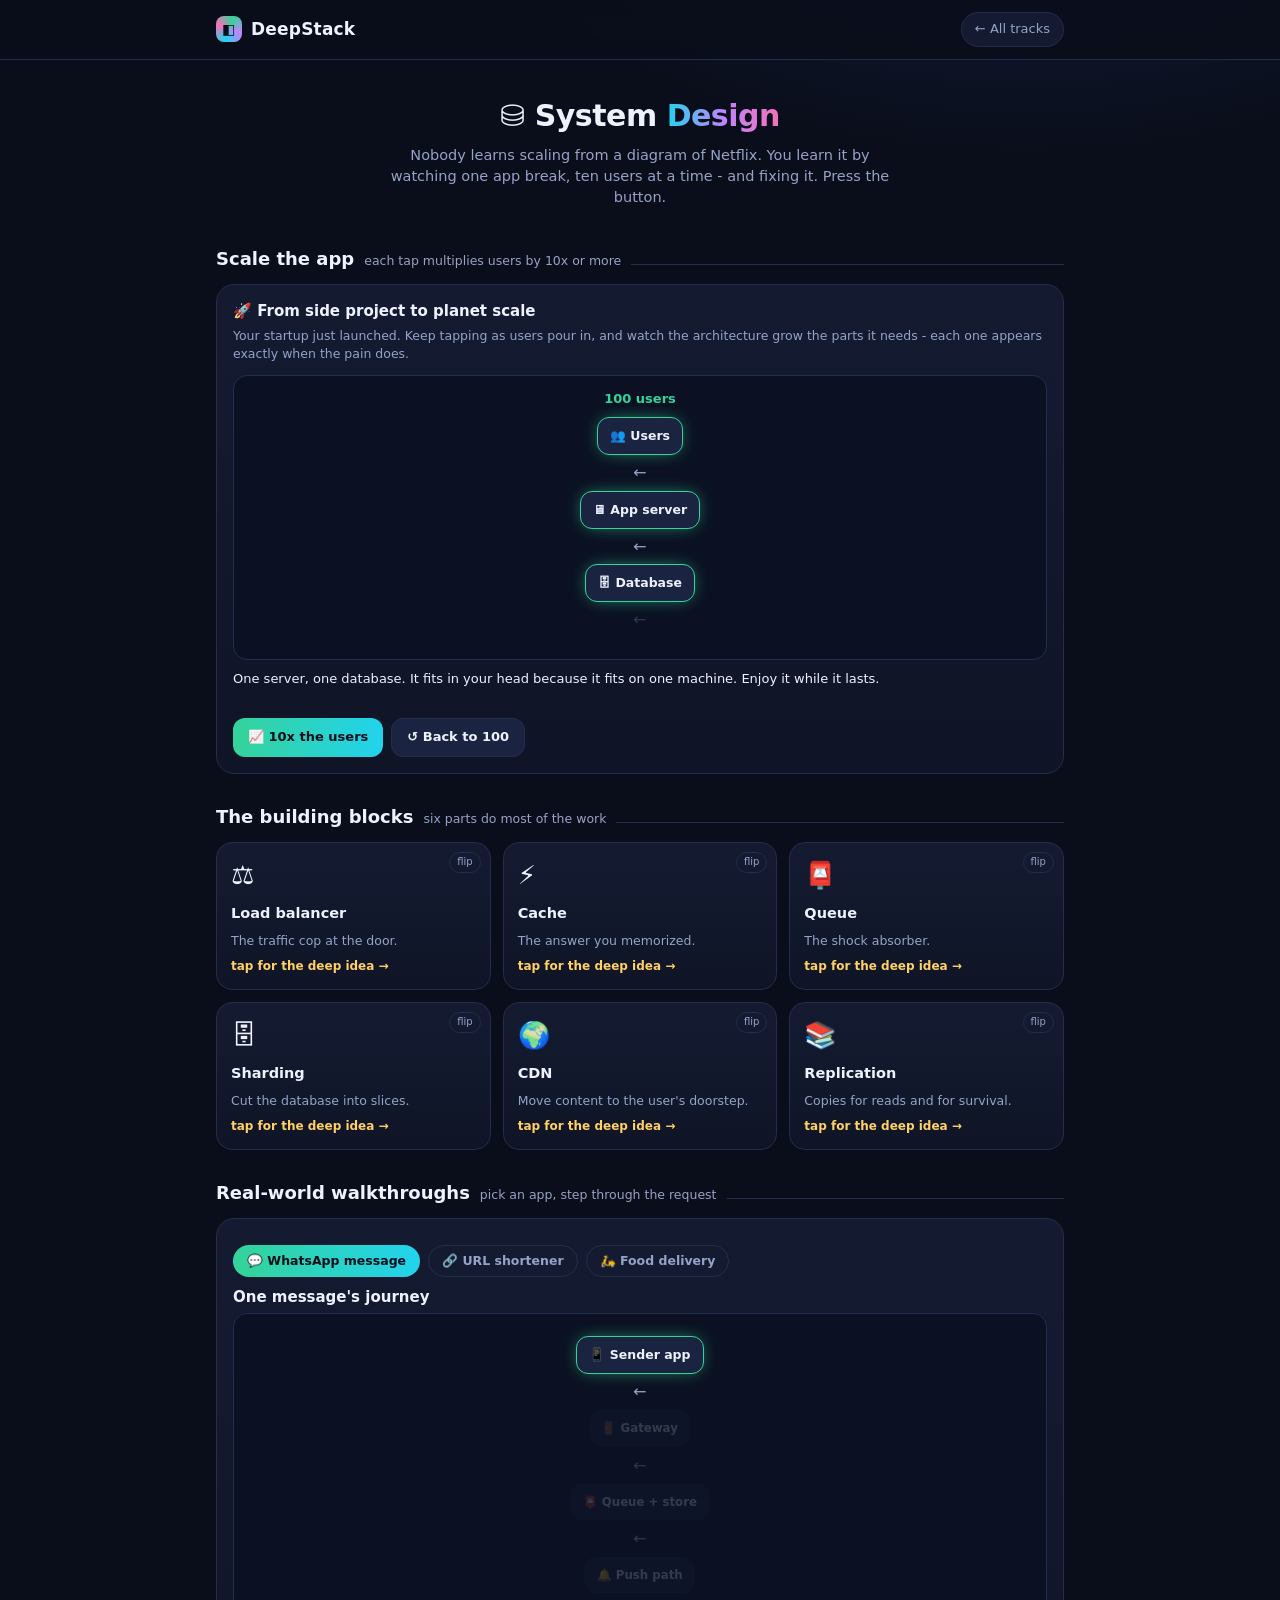
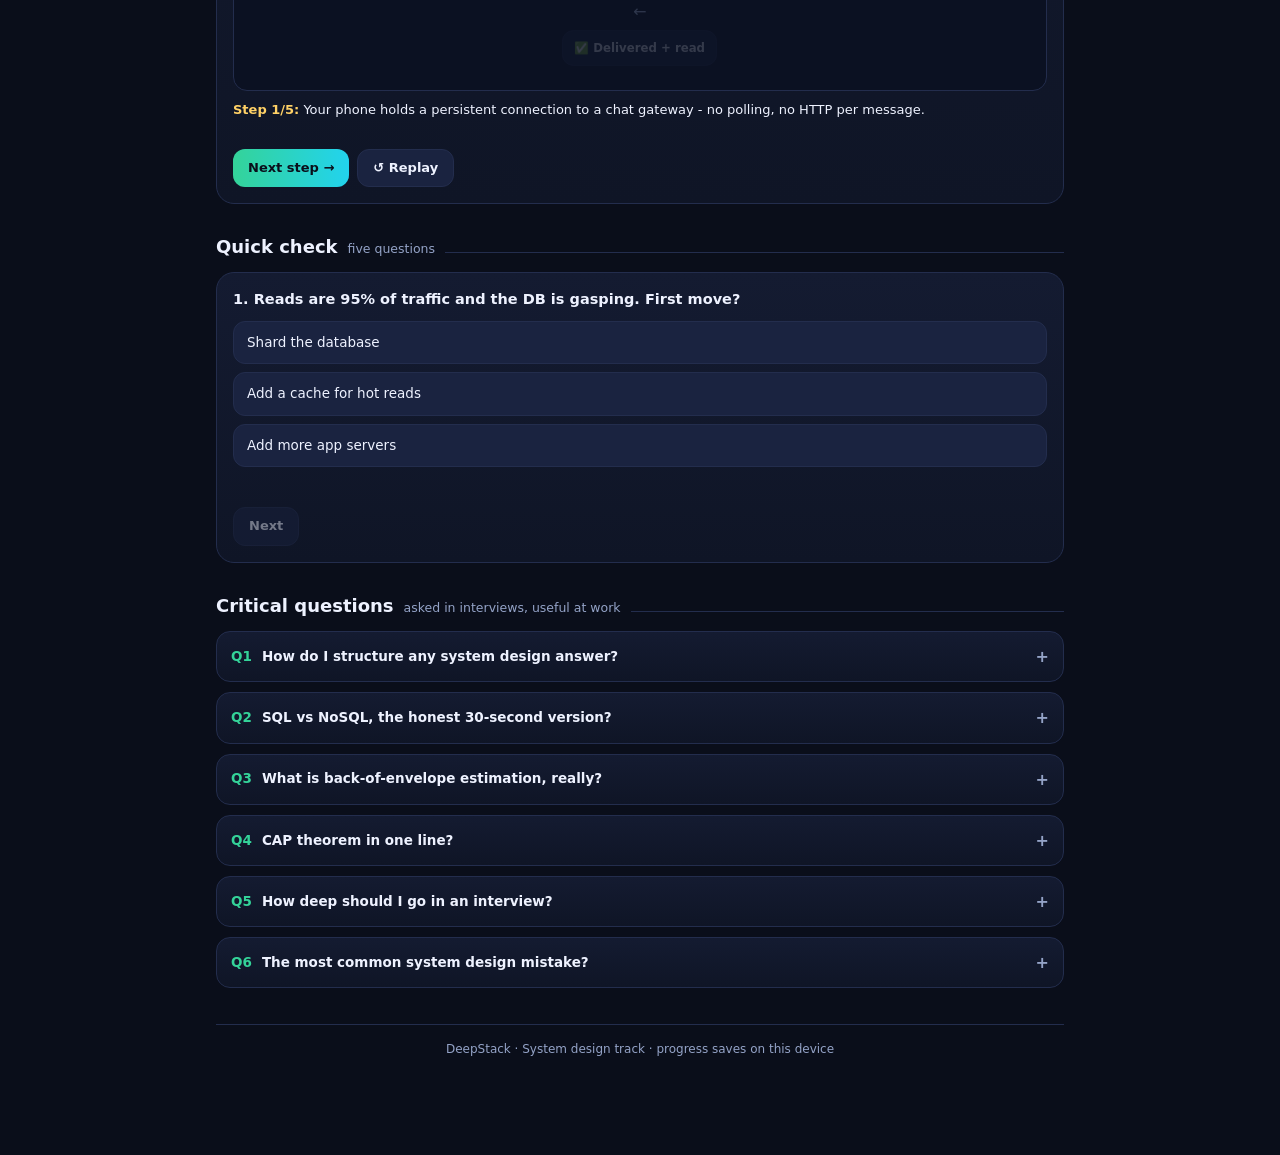
<file: sd.html>
<!doctype html><html lang="en"><head>
<meta charset="utf-8"><meta name="viewport" content="width=device-width,initial-scale=1,viewport-fit=cover">
<title>System Design - DeepStack</title>
<meta name="theme-color" content="#0a0e1a"><link rel="manifest" href="manifest.webmanifest">
<link rel="icon" href="icons/icon-192.png"><link rel="stylesheet" href="css/styles.css?v=5">
<style>:root{--g1:var(--sd1);--g2:var(--sd2)}
.flow{flex-direction:column;gap:6px}
.tier{display:flex;gap:6px;flex-wrap:wrap;justify-content:center;align-items:center}
.arrow{transform:rotate(90deg);margin:0 auto}
.node.off{display:none}
.usern{font-size:13px;font-weight:800;color:var(--sd1);text-align:center}
</style>
</head><body>
<header class="top"><div class="topin">
  <a class="brand" href="index.html"><span class="logo">◧</span>DeepStack</a><div class="sp"></div>
  <a class="pillbtn" href="index.html">← All tracks</a>
</div></header>
<main class="wrap">
  <section class="hero"><h1>⛁ System <span class="g">Design</span></h1>
  <p>Nobody learns scaling from a diagram of Netflix. You learn it by watching one app break, ten users at a time - and fixing it. Press the button.</p></section>

  <div class="st"><h2>Scale the app</h2><span class="hint">each tap multiplies users by 10x or more</span><div class="line"></div></div>
  <div class="panel">
    <h3>🚀 From side project to planet scale</h3>
    <div class="sub">Your startup just launched. Keep tapping as users pour in, and watch the architecture grow the parts it needs - each one appears exactly when the pain does.</div>
    <div class="stage">
      <div class="usern" id="usern">100 users</div>
      <div class="flow" id="scaleflow">
        <div class="tier"><div class="node on" id="n-users">👥 Users</div></div>
        <div class="arrow on">↓</div>
        <div class="tier"><div class="node off" id="n-lb">⚖️ Load balancer</div><div class="node on" id="n-app">🖥 App server</div></div>
        <div class="arrow on">↓</div>
        <div class="tier"><div class="node off" id="n-cache">⚡ Cache</div><div class="node on" id="n-db">🗄 Database</div><div class="node off" id="n-repl">📚 Replicas</div></div>
        <div class="arrow off" id="a-q">↓</div>
        <div class="tier"><div class="node off" id="n-queue">📮 Queue</div><div class="node off" id="n-work">👷 Workers</div><div class="node off" id="n-cdn">🌍 CDN</div></div>
      </div>
    </div>
    <div class="caption" id="scalecap">One server, one database. It fits in your head because it fits on one machine. Enjoy it while it lasts.</div>
    <div class="ctr"><button class="btn" id="scalebtn">📈 10x the users</button><button class="btn ghost" id="scalereset">↺ Back to 100</button></div>
  </div>

  <div class="st"><h2>The building blocks</h2><span class="hint">six parts do most of the work</span><div class="line"></div></div>
  <div class="grid" id="blocks"></div>

  <div class="st"><h2>Real-world walkthroughs</h2><span class="hint">pick an app, step through the request</span><div class="line"></div></div>
  <div class="panel">
    <div class="chips" id="scen">
      <button class="chip on" data-s="wa">💬 WhatsApp message</button>
      <button class="chip" data-s="url">🔗 URL shortener</button>
      <button class="chip" data-s="food">🛵 Food delivery</button>
    </div>
    <h3 id="sctitle" style="margin-top:10px">One message's journey</h3>
    <div class="stage"><div class="flow" id="scflow"></div></div>
    <div class="caption" id="sccap"></div>
    <div class="ctr"><button class="btn" id="scnext">Next step →</button><button class="btn ghost" id="screset">↺ Replay</button></div>
  </div>

  <div class="st"><h2>Quick check</h2><span class="hint">five questions</span><div class="line"></div></div>
  <div class="panel"><div id="quiz"></div></div>

  <div class="st"><h2>Critical questions</h2><span class="hint">asked in interviews, useful at work</span><div class="line"></div></div>
  <div id="faqs"></div>

  <div class="footer">DeepStack · System design track · progress saves on this device</div>
</main>
<script src="js/app.js?v=5"></script>
<script src="js/sd.js?v=5"></script>
</body></html>
</file>
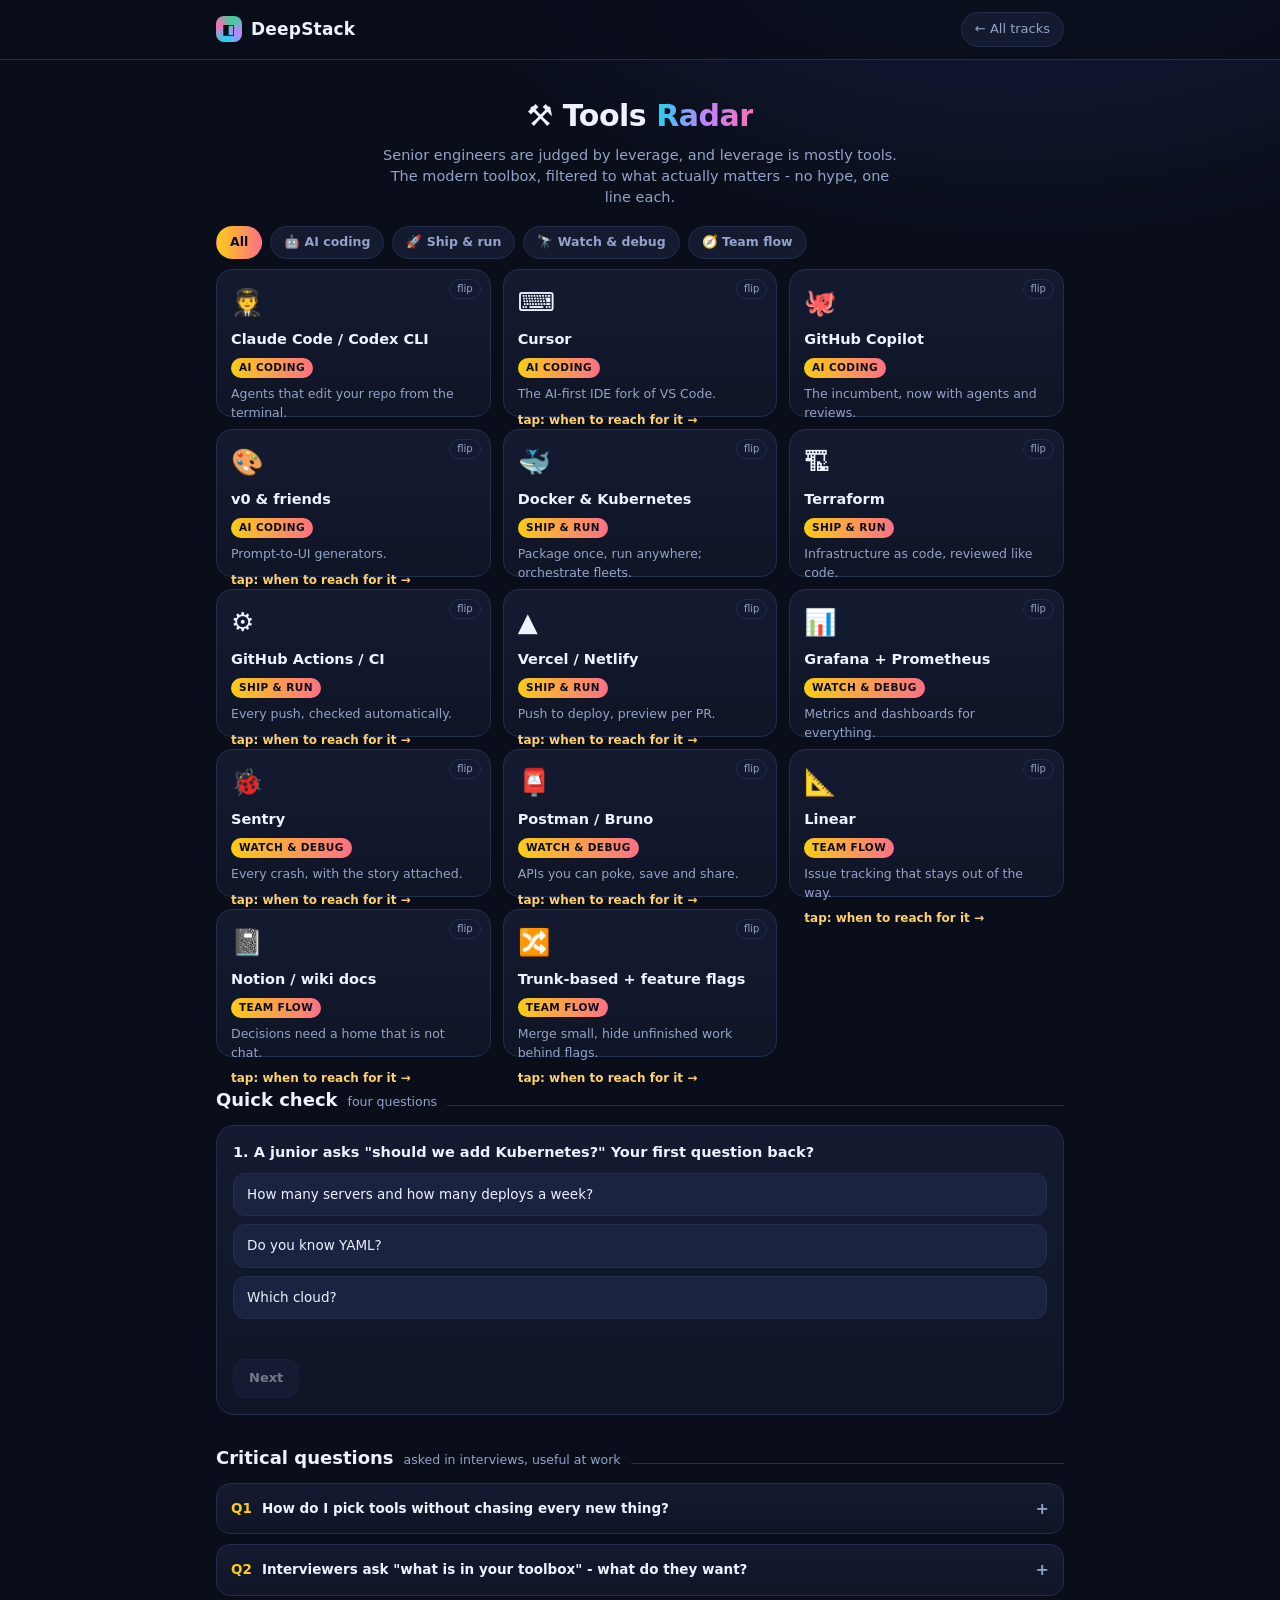
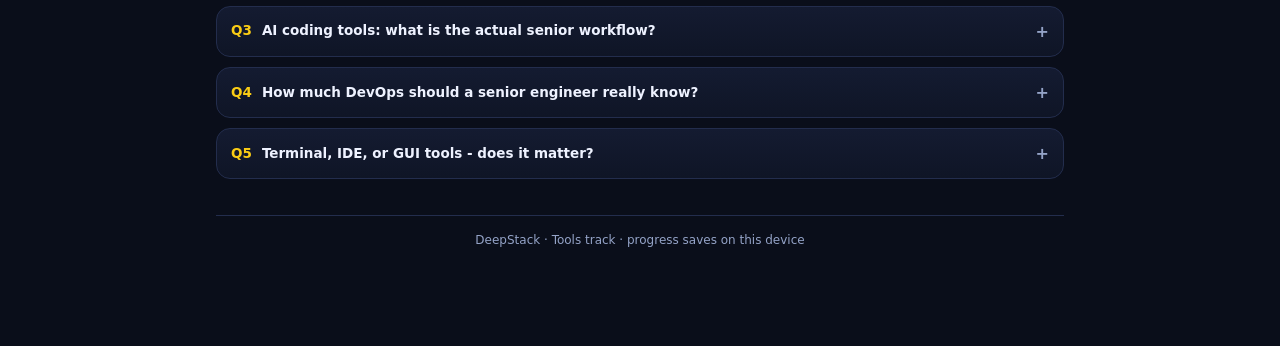
<file: tools.html>
<!doctype html><html lang="en"><head>
<meta charset="utf-8"><meta name="viewport" content="width=device-width,initial-scale=1,viewport-fit=cover">
<title>Tools Radar - DeepStack</title>
<meta name="theme-color" content="#0a0e1a"><link rel="manifest" href="manifest.webmanifest">
<link rel="icon" href="icons/icon-192.png"><link rel="stylesheet" href="css/styles.css?v=5">
<style>:root{--g1:var(--tl1);--g2:var(--tl2)}</style>
</head><body>
<header class="top"><div class="topin">
  <a class="brand" href="index.html"><span class="logo">◧</span>DeepStack</a><div class="sp"></div>
  <a class="pillbtn" href="index.html">← All tracks</a>
</div></header>
<main class="wrap">
  <section class="hero"><h1>⚒ Tools <span class="g">Radar</span></h1>
  <p>Senior engineers are judged by leverage, and leverage is mostly tools. The modern toolbox, filtered to what actually matters - no hype, one line each.</p></section>

  <div class="chips" id="cats">
    <button class="chip on" data-c="all">All</button>
    <button class="chip" data-c="ai">🤖 AI coding</button>
    <button class="chip" data-c="ship">🚀 Ship & run</button>
    <button class="chip" data-c="watch">🔭 Watch & debug</button>
    <button class="chip" data-c="team">🧭 Team flow</button>
  </div>
  <div class="grid" id="tools"></div>

  <div class="st"><h2>Quick check</h2><span class="hint">four questions</span><div class="line"></div></div>
  <div class="panel"><div id="quiz"></div></div>

  <div class="st"><h2>Critical questions</h2><span class="hint">asked in interviews, useful at work</span><div class="line"></div></div>
  <div id="faqs"></div>

  <div class="footer">DeepStack · Tools track · progress saves on this device</div>
</main>
<script src="js/app.js?v=5"></script>
<script src="js/tools.js?v=5"></script>
</body></html>
</file>
<file: css/styles.css>
/* DeepStack - visual, minimal-text learning PWA */
:root{
  --bg:#0a0e1a; --bg2:#0f1526; --card:#141b31; --card2:#1a2340;
  --ink:#eef2ff; --dim:#94a3c7; --line:#232d4d;
  --dsa1:#22d3ee; --dsa2:#818cf8;
  --lld1:#fbbf24; --lld2:#f472b6;
  --sd1:#34d399; --sd2:#22d3ee;
  --ai1:#c084fc; --ai2:#f472b6;
  --tl1:#facc15; --tl2:#fb7185;
}
*{box-sizing:border-box;margin:0;padding:0}
html{-webkit-text-size-adjust:100%}
body{background:radial-gradient(1200px 800px at 80% -10%,#16204a 0%,var(--bg) 55%);color:var(--ink);font-family:system-ui,-apple-system,"Segoe UI",Roboto,sans-serif;min-height:100vh;line-height:1.45}
a{color:inherit;text-decoration:none}
button{font:inherit;color:inherit;background:none;border:none;cursor:pointer}
.wrap{max-width:880px;margin:0 auto;padding:0 16px 96px}

/* header */
.top{position:sticky;top:0;z-index:20;backdrop-filter:blur(10px);background:rgba(10,14,26,.82);border-bottom:1px solid var(--line)}
.topin{max-width:880px;margin:0 auto;display:flex;align-items:center;gap:10px;padding:12px 16px}
.brand{display:flex;align-items:center;gap:9px;font-weight:800;font-size:17px;letter-spacing:.2px}
.brand .logo{width:26px;height:26px;border-radius:8px;background:conic-gradient(from 200deg,var(--dsa1),var(--lld2),var(--sd1),var(--ai1),var(--dsa1));display:grid;place-items:center;color:#0a0e1a;font-size:14px;font-weight:900}
.top .sp{flex:1}
.pillbtn{border:1px solid var(--line);background:var(--card);border-radius:999px;padding:7px 13px;font-size:13px;color:var(--dim)}
.pillbtn:hover{color:var(--ink);border-color:#3a4a7d}

/* hero */
.hero{padding:34px 0 8px;text-align:center}
.hero h1{font-size:30px;font-weight:900;letter-spacing:-.5px}
.hero h1 .g{background:linear-gradient(90deg,var(--dsa1),var(--ai1),var(--lld2));-webkit-background-clip:text;background-clip:text;color:transparent}
.hero p{color:var(--dim);margin-top:8px;font-size:14.5px;max-width:520px;margin-inline:auto}
.hero .badges{display:flex;gap:8px;justify-content:center;flex-wrap:wrap;margin-top:14px}
.badge{font-size:12px;color:var(--dim);border:1px solid var(--line);border-radius:999px;padding:5px 11px;background:rgba(20,27,49,.6)}

/* section titles */
.st{display:flex;align-items:baseline;gap:10px;margin:30px 0 12px}
.st h2{font-size:18px;font-weight:800}
.st .hint{color:var(--dim);font-size:12.5px}
.st .line{flex:1;height:1px;background:var(--line)}

/* track cards (home) */
.tracks{display:grid;gap:12px;grid-template-columns:1fr}
.tcard{position:relative;display:flex;gap:14px;align-items:center;background:linear-gradient(180deg,var(--card),var(--bg2));border:1px solid var(--line);border-radius:18px;padding:16px;overflow:hidden;transition:transform .15s,border-color .15s}
.tcard:hover{transform:translateY(-2px);border-color:#3a4a7d}
.tcard .glyph{width:52px;height:52px;flex:none;border-radius:14px;display:grid;place-items:center;font-size:26px;background:linear-gradient(135deg,var(--g1),var(--g2));box-shadow:0 6px 18px -6px var(--g1)}
.tcard .tt{font-weight:800;font-size:16px}
.tcard .ds{color:var(--dim);font-size:12.5px;margin-top:3px}
.tcard .meta{margin-left:auto;text-align:center;flex:none}
.ring{width:46px;height:46px;transform:rotate(-90deg)}
.ring .bgc{stroke:var(--line);fill:none;stroke-width:5}
.ring .fgc{stroke:url(#grad);fill:none;stroke-width:5;stroke-linecap:round}
.ringwrap{position:relative;width:46px;height:46px}
.ringwrap .pct{position:absolute;inset:0;display:grid;place-items:center;font-size:11px;font-weight:800;color:var(--dim)}
.tcard .go{color:var(--dim);font-size:11px;margin-top:4px}

/* generic grid + flip cards */
.grid{display:grid;gap:12px;grid-template-columns:repeat(auto-fill,minmax(250px,1fr))}
.fcard{perspective:900px;min-height:148px;cursor:pointer;position:relative}
.fcard .inner{position:relative;width:100%;height:100%;min-height:inherit;transition:transform .5s cubic-bezier(.2,.7,.3,1);transform-style:preserve-3d}
.fcard.flipped .inner{transform:rotateY(180deg)}
.face{position:absolute;inset:0;backface-visibility:hidden;-webkit-backface-visibility:hidden;border-radius:16px;border:1px solid var(--line);padding:14px;display:flex;flex-direction:column;gap:8px;background:linear-gradient(180deg,var(--card),var(--bg2))}
.face.back{transform:rotateY(180deg);background:linear-gradient(180deg,var(--card2),var(--bg2));border-color:#35447a}
.face .ic{font-size:26px}
.face .h{font-weight:800;font-size:14.5px}
.face .s{color:var(--dim);font-size:12.5px}
.face .deep{margin-top:auto;font-size:12px;color:#ffd166;font-weight:700}
.face.back .b{font-size:13px;color:var(--ink)}
.face.back .deep2{margin-top:auto;font-size:12.5px;color:#7ef9c6;font-weight:600}
.fcard .tap{position:absolute;right:10px;top:10px;font-size:10px;color:var(--dim);border:1px solid var(--line);border-radius:99px;padding:2px 7px;z-index:2}
.tag{display:inline-block;font-size:10.5px;font-weight:700;letter-spacing:.4px;text-transform:uppercase;padding:2px 8px;border-radius:99px;background:linear-gradient(90deg,var(--g1,var(--dsa1)),var(--g2,var(--dsa2)));color:#0a0e1a;width:fit-content}

/* interactive panel */
.panel{background:linear-gradient(180deg,var(--card),var(--bg2));border:1px solid var(--line);border-radius:18px;padding:16px;margin:12px 0}
.panel h3{font-size:15px;font-weight:800;margin-bottom:4px}
.panel .sub{color:var(--dim);font-size:12.5px;margin-bottom:12px}
.ctr{display:flex;gap:8px;flex-wrap:wrap;margin-top:12px}
.btn{border-radius:12px;padding:9px 15px;font-weight:700;font-size:13px;background:linear-gradient(90deg,var(--g1,var(--dsa1)),var(--g2,var(--dsa2)));color:#0a0e1a}
.btn.ghost{background:var(--card2);color:var(--ink);border:1px solid var(--line)}
.btn:disabled{opacity:.45;cursor:default}
.stage{background:#0b1122;border:1px solid var(--line);border-radius:14px;padding:14px;min-height:150px;position:relative;overflow:hidden}
.caption{margin-top:10px;font-size:13px;color:var(--ink);min-height:36px}
.caption b{color:#ffd166}

/* array bars (DSA) */
.bars{display:flex;align-items:flex-end;gap:6px;height:130px;justify-content:center}
.bar{flex:1;max-width:44px;border-radius:7px 7px 3px 3px;background:linear-gradient(180deg,var(--dsa1),var(--dsa2));opacity:.45;position:relative;transition:height .35s,opacity .3s,background .3s;display:flex;align-items:flex-start;justify-content:center}
.bar span{position:absolute;top:-20px;font-size:11px;color:var(--dim)}
.bar.in{opacity:1}
.bar.hot{background:linear-gradient(180deg,#fbbf24,#f472b6);opacity:1}
.bar.found{background:linear-gradient(180deg,#34d399,#22d3ee);opacity:1}
.ptr{position:absolute;bottom:-24px;font-size:10px;font-weight:800;color:#0a0e1a;padding:1px 7px;border-radius:99px;background:#ffd166}

/* quiz */
.quiz .q{font-weight:700;font-size:14.5px;margin-bottom:10px}
.quiz .opt{display:block;width:100%;text-align:left;background:var(--card2);border:1px solid var(--line);border-radius:12px;padding:11px 13px;margin-bottom:8px;font-size:13.5px;transition:border-color .15s}
.quiz .opt:hover{border-color:#3a4a7d}
.quiz .opt.ok{border-color:#34d399;background:rgba(52,211,153,.12)}
.quiz .opt.no{border-color:#fb7185;background:rgba(251,113,133,.12)}
.quiz .fb{font-size:12.5px;color:var(--dim);min-height:20px;margin:2px 0 8px}
.quiz .score{font-size:13px;font-weight:700;color:#ffd166}

/* stepper diagram (system design) */
.flow{display:flex;flex-wrap:wrap;gap:10px;align-items:center;justify-content:center;padding:8px 0}
.node{background:var(--card2);border:1.5px solid var(--line);border-radius:12px;padding:9px 12px;font-size:12.5px;font-weight:700;text-align:center;min-width:78px;transition:all .3s;opacity:.25;transform:scale(.94)}
.node.on{opacity:1;transform:scale(1);border-color:var(--sd1);box-shadow:0 0 18px -6px var(--sd1)}
.node.new{animation:pop .45s}
.arrow{color:var(--dim);font-size:16px;opacity:.25}
.arrow.on{opacity:1}
@keyframes pop{0%{transform:scale(.6)}70%{transform:scale(1.08)}100%{transform:scale(1)}}

/* chips */
.chips{display:flex;gap:8px;flex-wrap:wrap;margin:10px 0}
.chip{border:1px solid var(--line);background:var(--card);color:var(--dim);border-radius:999px;padding:6px 13px;font-size:12.5px;font-weight:600}
.chip.on{background:linear-gradient(90deg,var(--g1,var(--ai1)),var(--g2,var(--ai2)));color:#0a0e1a;border-color:transparent}

/* list rows */
.rows{display:grid;gap:10px}
.row{display:flex;gap:12px;align-items:center;background:linear-gradient(180deg,var(--card),var(--bg2));border:1px solid var(--line);border-radius:14px;padding:12px 14px}
.row .ic{font-size:22px;flex:none}
.row .h{font-weight:700;font-size:14px}
.row .s{color:var(--dim);font-size:12.5px}

/* deep idea banner */
.deepbanner{margin:26px 0 6px;border-radius:18px;padding:18px;background:linear-gradient(120deg,rgba(129,140,248,.16),rgba(244,114,182,.12));border:1px solid #35447a}
.deepbanner .k{font-size:11px;font-weight:800;letter-spacing:1px;text-transform:uppercase;color:var(--ai1)}
.deepbanner .v{font-size:16px;font-weight:800;margin-top:6px}
.deepbanner .s{color:var(--dim);font-size:13px;margin-top:5px}

.footer{margin-top:36px;padding-top:16px;border-top:1px solid var(--line);color:var(--dim);font-size:12px;text-align:center}
.toast{position:fixed;left:50%;bottom:22px;transform:translateX(-50%);background:#1e293f;border:1px solid var(--line);padding:10px 16px;border-radius:99px;font-size:13px;z-index:50;box-shadow:0 8px 30px rgba(0,0,0,.5)}

@media (max-width:520px){
  .hero h1{font-size:25px}
  .tcard .ds{display:none}
}

/* FAQ accordion */
.faq{background:linear-gradient(180deg,var(--card),var(--bg2));border:1px solid var(--line);border-radius:14px;margin-bottom:10px;overflow:hidden}
.faq-q{width:100%;display:flex;gap:10px;align-items:center;text-align:left;padding:13px 14px;font-weight:700;font-size:13.5px}
.faq-q .pm{margin-left:auto;color:var(--dim);font-size:16px;flex:none}
.faq-q .qn{color:var(--g1,var(--dsa1));font-weight:800;flex:none}
.faq-a{max-height:0;overflow:hidden;transition:max-height .3s ease}
.faq-a .in{padding:0 14px 14px;font-size:13px;color:var(--ink)}
.faq-a .in .use{color:#7ef9c6;font-size:12px;margin-top:6px;font-weight:600}
.faq.open{border-color:#35447a}

/* token rainbow (AI) */
.tokout{line-height:2.1;font-size:14px;word-break:break-word}
.tok{display:inline-block;border-radius:7px;padding:2px 7px;margin:2px;font-weight:600;color:#0a0e1a}
.cnote{font-size:13px;color:var(--dim);margin:10px 0 8px}
.cbar{display:flex;gap:6px;align-items:center;margin-bottom:6px}
.cbar .lang{border:1px solid var(--line);background:var(--card2);border-radius:99px;padding:4px 12px;font-size:12px;font-weight:700;color:var(--dim)}
.cbar .lang.on{background:linear-gradient(90deg,var(--g1,var(--dsa1)),var(--g2,var(--dsa2)));color:#0a0e1a;border-color:transparent}
.cbar .cpy{margin-left:auto;font-size:11px;color:var(--dim);border:1px solid var(--line);border-radius:8px;padding:3px 9px}
pre.code{background:#070b17;border:1px solid var(--line);border-radius:12px;padding:12px 13px;overflow-x:auto;font:12.5px/1.55 ui-monospace,SFMono-Regular,Menlo,Consolas,monospace;color:#d6e2ff;margin:0;-webkit-overflow-scrolling:touch}
pre.code .k{color:#c4a1ff}pre.code .s{color:#7ef9c6}pre.code .c{color:#6b7bb0;font-style:italic}pre.code .n{color:#ffd166}
.cchips{display:flex;flex-wrap:wrap;gap:6px}
</file>
